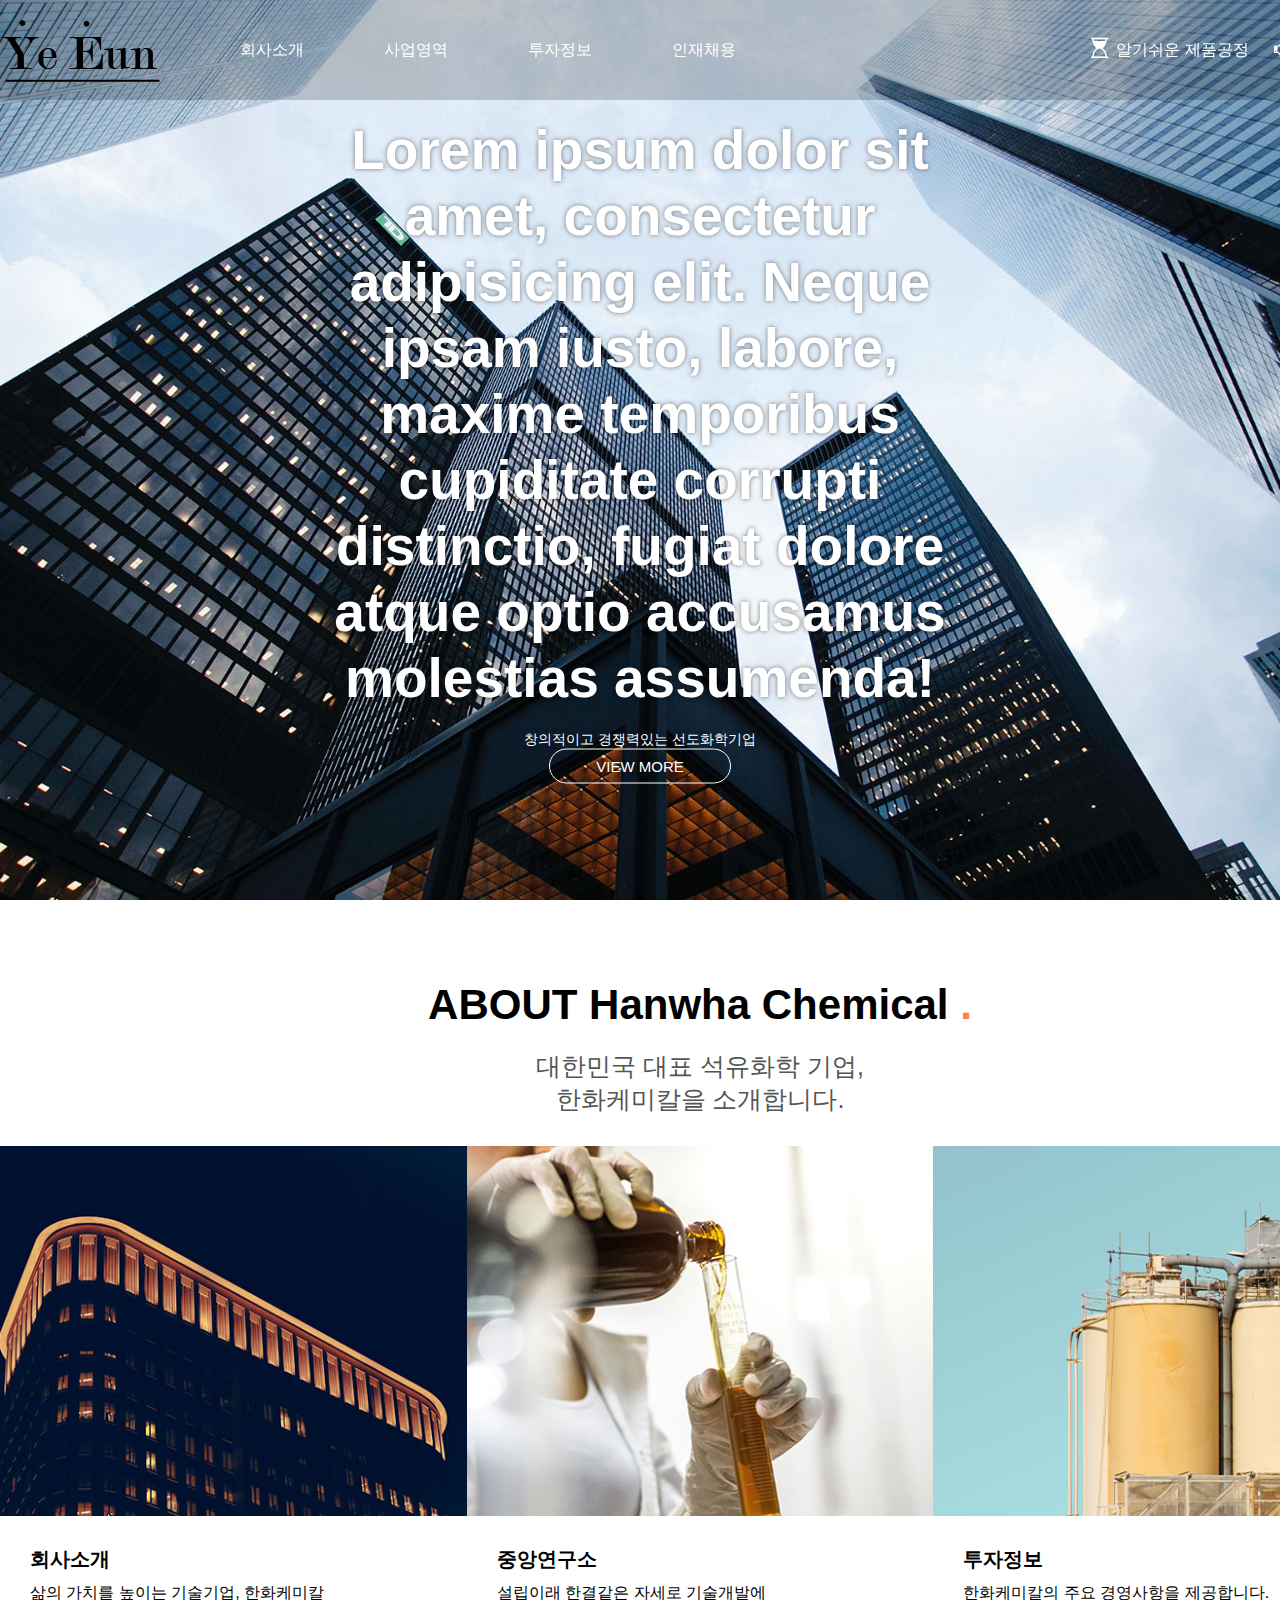
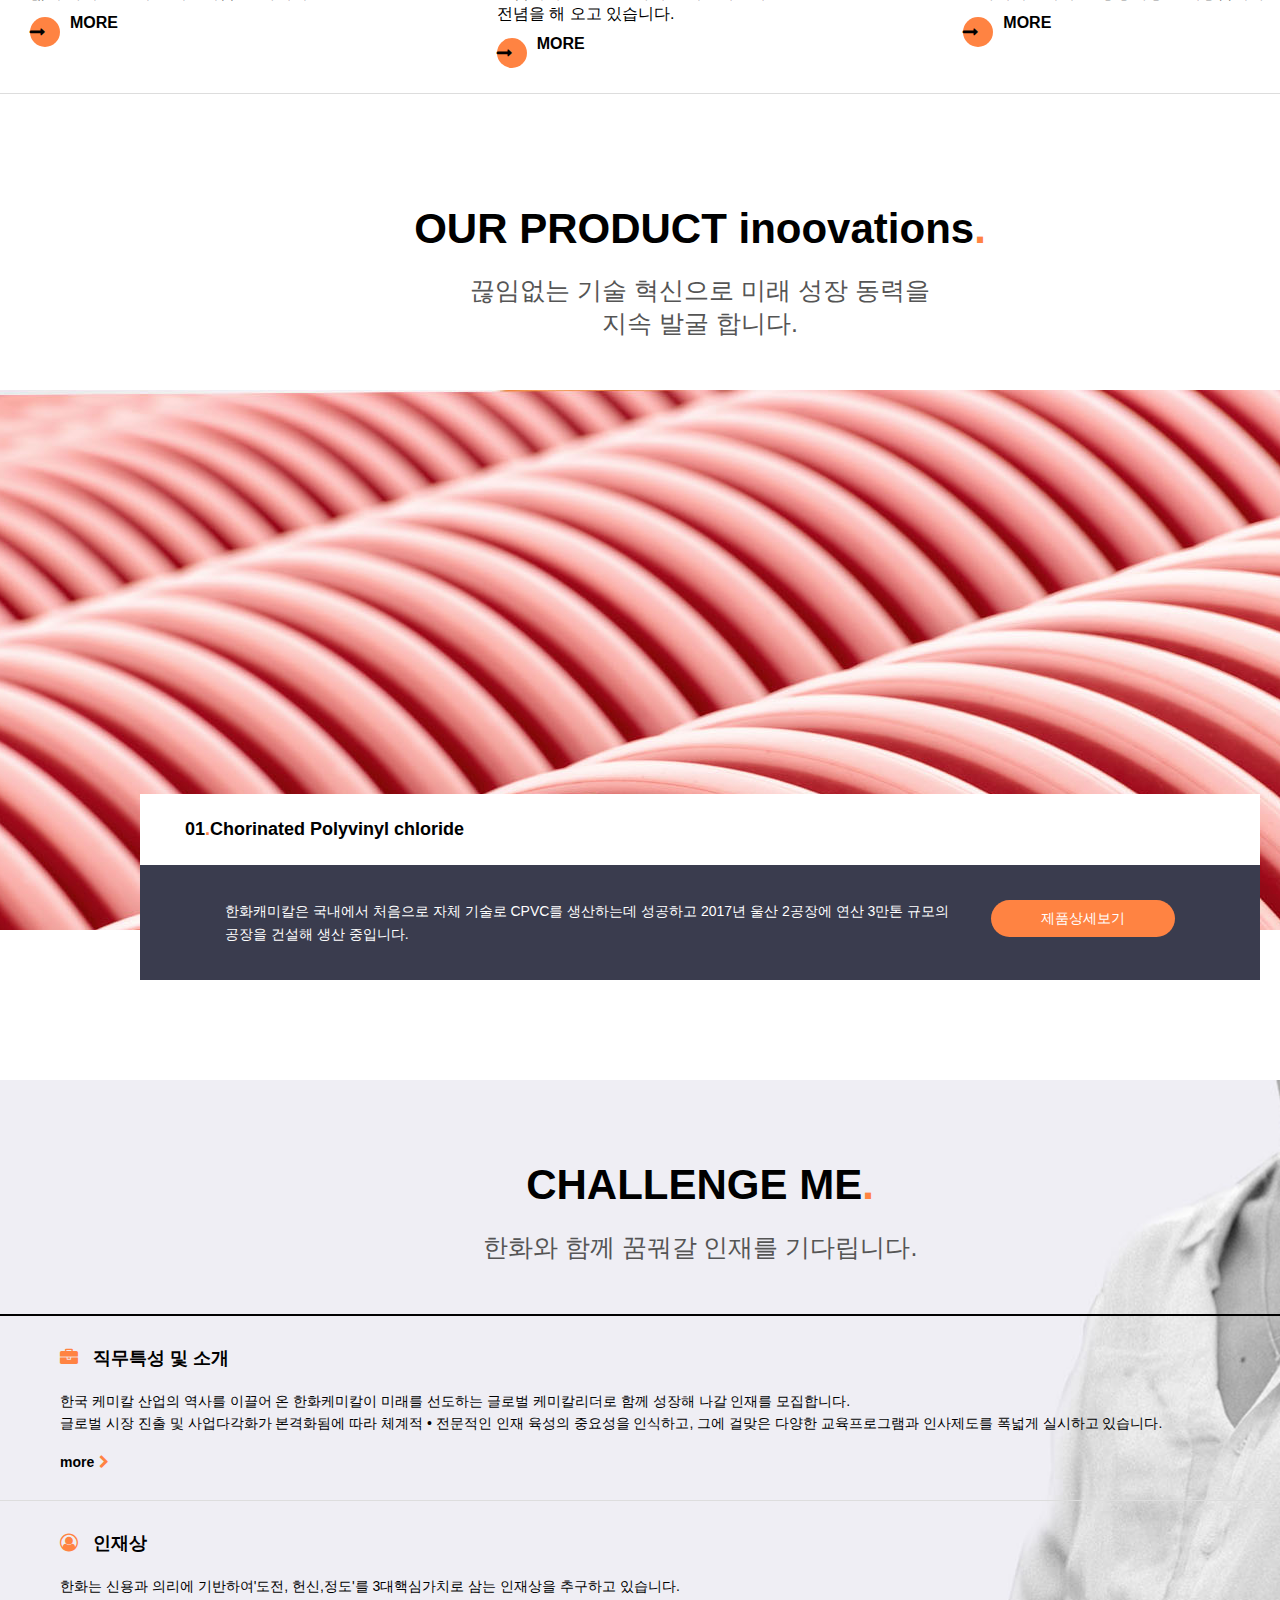
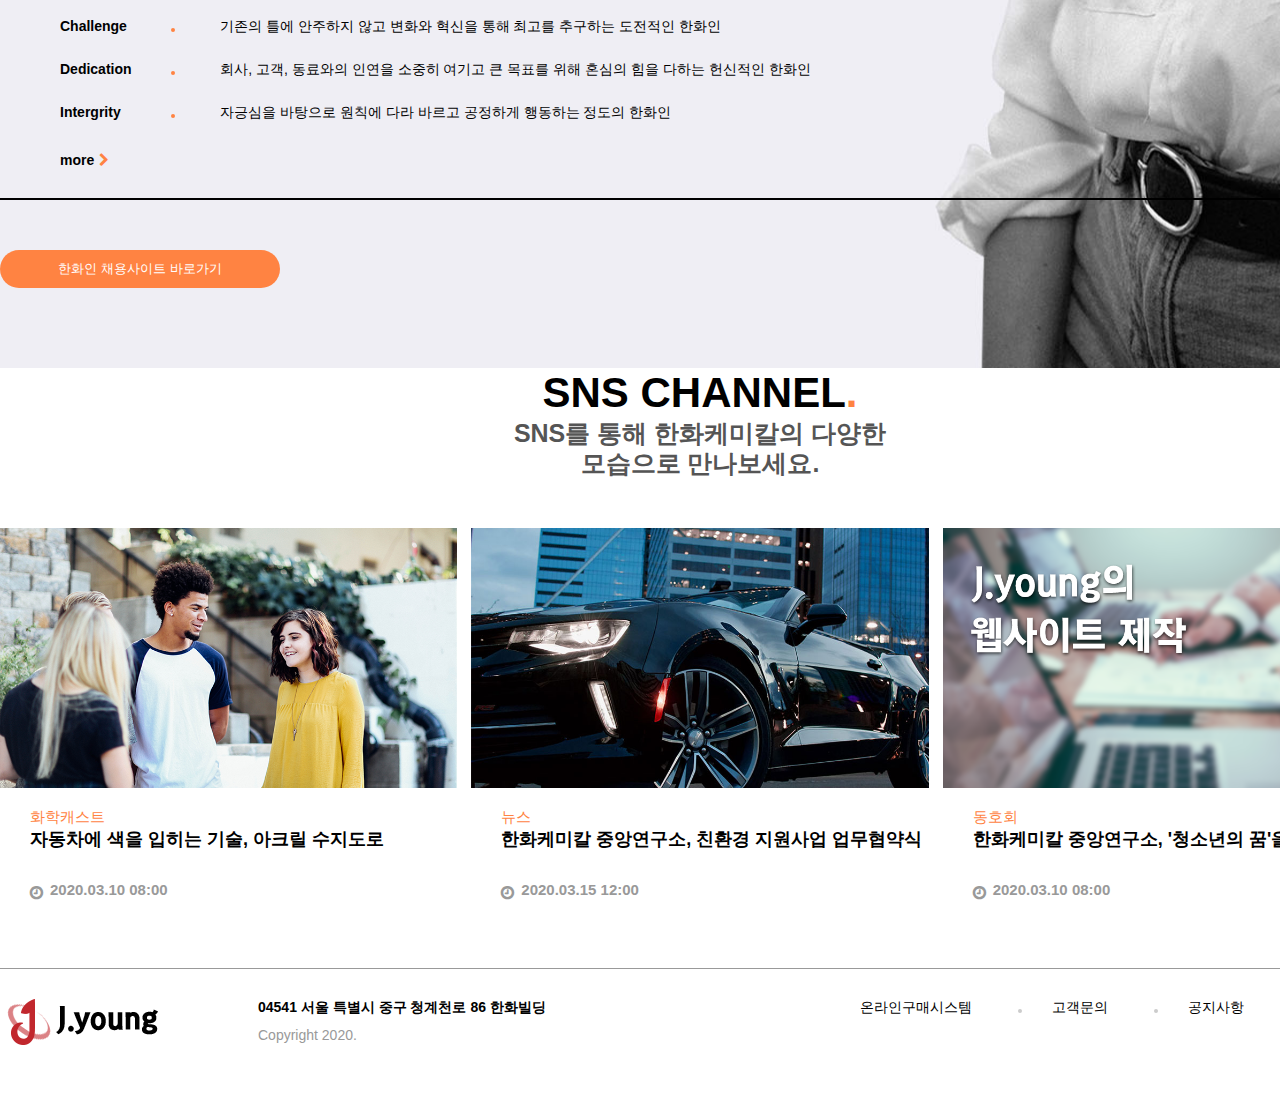
<file: hanwha/index.html>
<!DOCTYPE html>
<html lang="ko">

<head>
    <meta charset="UTF-8">
    <title>Hanwha</title>
    <link rel="stylesheet" href="css/style.css">
    <link rel="stylesheet" href="css/font-awesome.min.css">
</head>

<body>
    <div class="wrap">
        <header>
            <div class="innerHeader">
                <h class="logo"><a href="index.html"><img src="img/Logo copy.png" alt=""></a></h>
                <nav class="gnb">
                    <ul>
                        <li><a href="#">회사소개</a></li>
                        <li><a href="#">사업영역</a></li>
                        <li><a href="#">투자정보</a></li>
                        <li><a href="#">인재채용</a></li>
                    </ul>
                </nav>
                <nav class="tnb">
                    <ul>
                        <li><a href="#"><i class="fa fa-hourglass-start" aria-hidden="true"></i>알기쉬운 제품공정</a></li>
                        <li><a href="#"><i class="fa fa-handshake-o" aria-hidden="true"></i>내삶속의 한화케미컬</a></li>
                        <li><a href="#">제품검색<i class="fa fa-search" aria-hidden="true"></i></a></li>
                    </ul>
                </nav>
                <nav class="gnbMo">
                    <a href="#"><i class="fa fa-bars" aria-hidden="true"></i></a>
                </nav>
            </div>
        </header>

        <!--section.visual-->
        <section class="visual">
            <div class="mainTitle">
                <h2 class="en">Lorem ipsum dolor sit amet, consectetur adipisicing elit. Neque ipsam iusto, labore, maxime temporibus cupiditate corrupti distinctio, fugiat dolore atque optio accusamus molestias assumenda! </h2>
                <p>창의적이고 경쟁력있는 선도화학기업</p>
                <a href="#" class="view en">view more</a>
            </div>
        </section>

        <!--section.about-->
        <section class="about">
            <div class="inner">
                <div class="title">
                    <h2 class="en">ABOUT Hanwha Chemical <span>.</span></h2>
                    <p>대한민국 대표 석유화학 기업,<br class="mo">한화케미칼을 소개합니다.
                    </p>
                </div>
                <ul>
                    <li>
                        <a href="#">
                            <p class="img"><img src="img/about_1.jpg" alt="회사소개"></p>
                            <div class="text">
                                <h3>회사소개</h3>
                                <p>삶의 가치를 높이는 기술기업, 한화케미칼</p>
                                <p class="more">more</p>
                            </div>
                        </a>
                    </li>
                    <li>
                        <a href="#">
                            <p class="img"><img src="img/about_2.jpg" alt="회사소개"></p>
                            <div class="text">
                                <h3>중앙연구소</h3>
                                <p>설립이래 한결같은 자세로 기술개발에<br class="em">전념을 해 오고 있습니다.</p>
                                <p class="more">more</p>
                            </div>
                        </a>
                    </li>
                    <li>
                        <a href="#">
                            <p class="img"><img src="img/about_3.jpg" alt="회사소개"></p>
                            <div class="text">
                                <h3>투자정보</h3>
                                <p>한화케미칼의 주요 경영사항을 제공합니다.</p>
                                <p class="more">more</p>
                            </div>
                        </a>
                    </li>
                </ul>
            </div>
        </section>

        <!--section.innovations-->
        <section class="innovations">
            <div class="inner">
                <div class="title">
                    <h2 class="en">
                        OUR PRODUCT inoovations<span>.</span>
                    </h2>
                    <p>끊임없는 기술 혁신으로 미래 성장 동력을<br class="mo">지속 발굴 합니다.</p>                   
                </div>
                <div class="imgBox">
                    <div class="innerBox">
                        <h3 class="en">01<span>.</span>Chorinated Polyvinyl chloride</h3>
                    <div class="bottom">
                        <p>한화캐미칼은 국내에서 처음으로 자체 기술로 CPVC를 생산하는데 성공하고 2017년 울산 2공장에 연산 3만톤 규모의<br class="clear">공장을 건설해 생산 중입니다.</p>
                        <a href="#">제품상세보기</a>
                    </div>
                    </div>                   
                </div>
            </div>
        </section>
        
        <!--section.me-->
        <section class="me">
            <div class="inner">
                <div class="title">
                    <h2 class="en">CHALLENGE ME<span>.</span></h2>
                    <p>한화와 함께 꿈꿔갈 인재를 기다립니다.</p>
                </div>           
            <ul class="list">
                <li>
                <h3><span><i class="fa fa-briefcase" aria-hidden="true"></i></span>직무특성 및 소개</h3>
                <p>한국 케미칼 산업의 역사를 이끌어 온 한화케미칼이 미래를 선도하는 글로벌 케미칼리더로 함께 성장해 나갈 인재를 모집합니다. <br>
                글로벌 시장 진출 및 사업다각화가 본격화됨에 따라 체계적 &#8226; 전문적인 인재 육성의 중요성을 인식하고, 그에 걸맞은 다양한 교육프로그램과 인사제도를 폭넓게 실시하고 있습니다.</p>
                <a href="#" class="more">more<span><i class="fa fa-chevron-right" aria-hidden="true"></i></span></a>
                </li>
                <li>
                    <h3><span><i class="fa fa-user-circle-o" aria-hidden="true"></i></span>인재상</h3>
                    <p>한화는 신용과 의리에 기반하여'도전, 헌신,정도'를 3대핵심가치로 삼는 인재상을 추구하고 있습니다.</p>
                    <ul class="in">
                     <li><em>Challenge</em><p>기존의 틀에 안주하지 않고 변화와 혁신을 통해 최고를 추구하는 도전적인 한화인</p></li>
                      <li><em>Dedication</em><p>회사, 고객, 동료와의 인연을 소중히 여기고 큰 목표를 위해 혼심의 힘을 다하는 헌신적인 한화인</p></li>
                      <li><em>Intergrity</em><p>자긍심을 바탕으로 원칙에 다라 바르고 공정하게 행동하는 정도의 한화인</p></li>
                    </ul>
                     <a href="#" class="more">more<span><i class="fa fa-chevron-right" aria-hidden="true"></i></span></a>                   
                </li>
            </ul>
            <button>한화인 채용사이트 바로가기</button>
            </div> 
        </section> 
        
        <!--section.sns-->
        <section class="sns">
            <div class="inner">
                <div class="title">
                    <h2 class="en">
                        SNS CHANNEL<span>.</span>
                        <p>SNS를 통해 한화케미칼의 다양한<br class="mo">모습으로 만나보세요.</p>
                    </h2>
                </div>
                <ul>
                    <li><a href="#">
                        <p class="img"><img src="img/blog_1.png" alt=""></p>
                        <div class="bottom">
                            <p class="color">화학캐스트</p>
                            <p>자동차에 색을 입히는 기술, 아크릴 수지도로</p>
                            <p class="time">2020.03.10 <span>08:00</span></p>
                        </div>
                    </a>
                    </li>
                    <li><a href="#">
                        <p class="img"><img src="img/blog_2.jpg" alt=""></p>
                        <div class="bottom">
                            <p class="color">뉴스</p>
                            <p>한화케미칼 중앙연구소, 친환경 지원사업 업무협약식</p>
                            <p class="time">2020.03.15 <span>12:00</span></p>
                        </div>
                    </a>
                    </li>
                       <li><a href="#">
                        <p class="img"><img src="img/blog_3.png" alt=""></p>
                        <div class="bottom">
                            <p class="color">동호회</p>
                            <p>한화케미칼 중앙연구소, '청소년의 꿈'을 응원합니다.</p>
                            <p class="time">2020.03.10 <span>08:00</span></p>
                        </div>
                    </a>
                    </li>
                </ul>
            </div>
        </section> 
        
        <!--footer-->
        <footer>
            <div class="inner">
                <h2 class="ftLogo"><img src="img/logo2.png" alt=""></h2>
                <ul class="address">
                    <li>04541 서울 특별시 중구 청계천로 86 한화빌딩</li>
                    <li>Copyright 2020.</li>
                </ul>
                <ul class="list">
                    <li><a href="#">온라인구매시스템</a></li>
                    <li><a href="#">고객문의</a></li>
                    <li><a href="#">공지사항</a></li>
                    <li><a href="#">개인정보처리방침</a></li>
                    <li><a href="#">FAMILY SITE</a></li>
                </ul>
            </div>
        </footer>    
    </div>
</body></html>
</file>
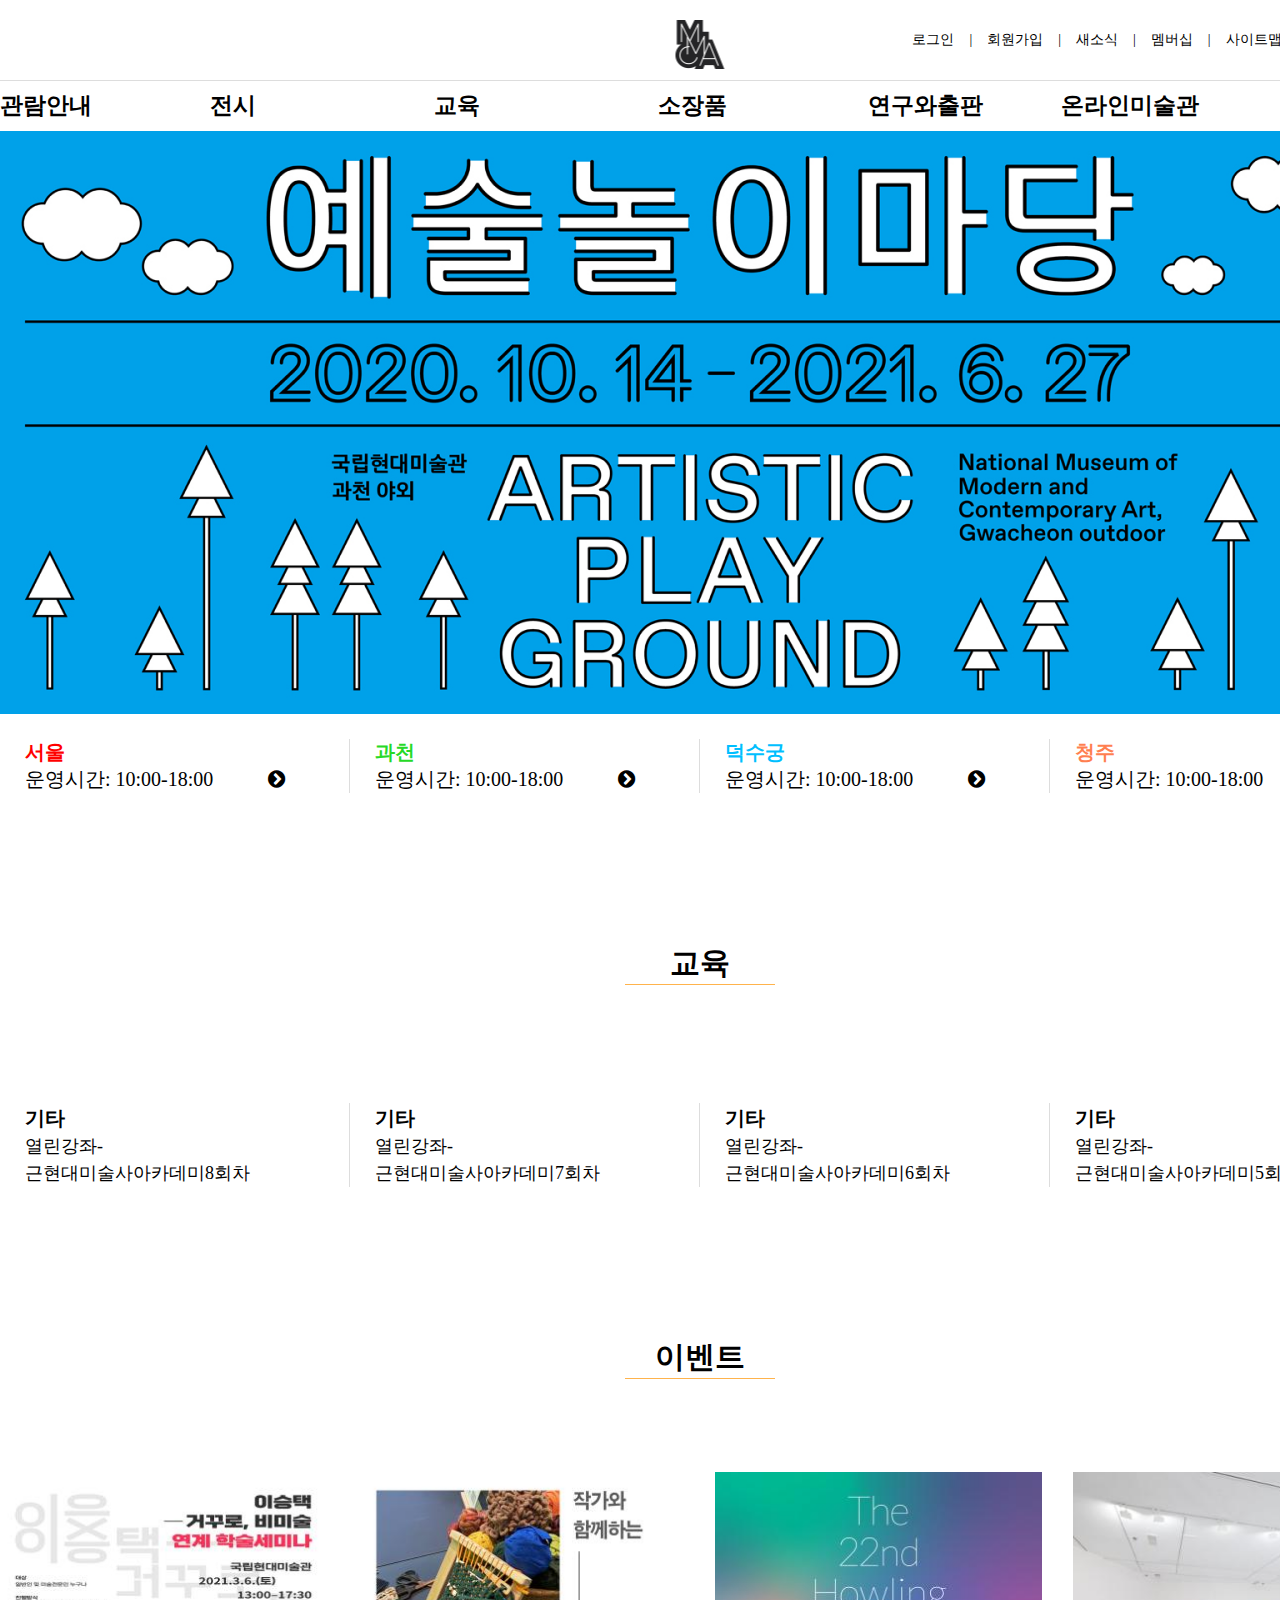
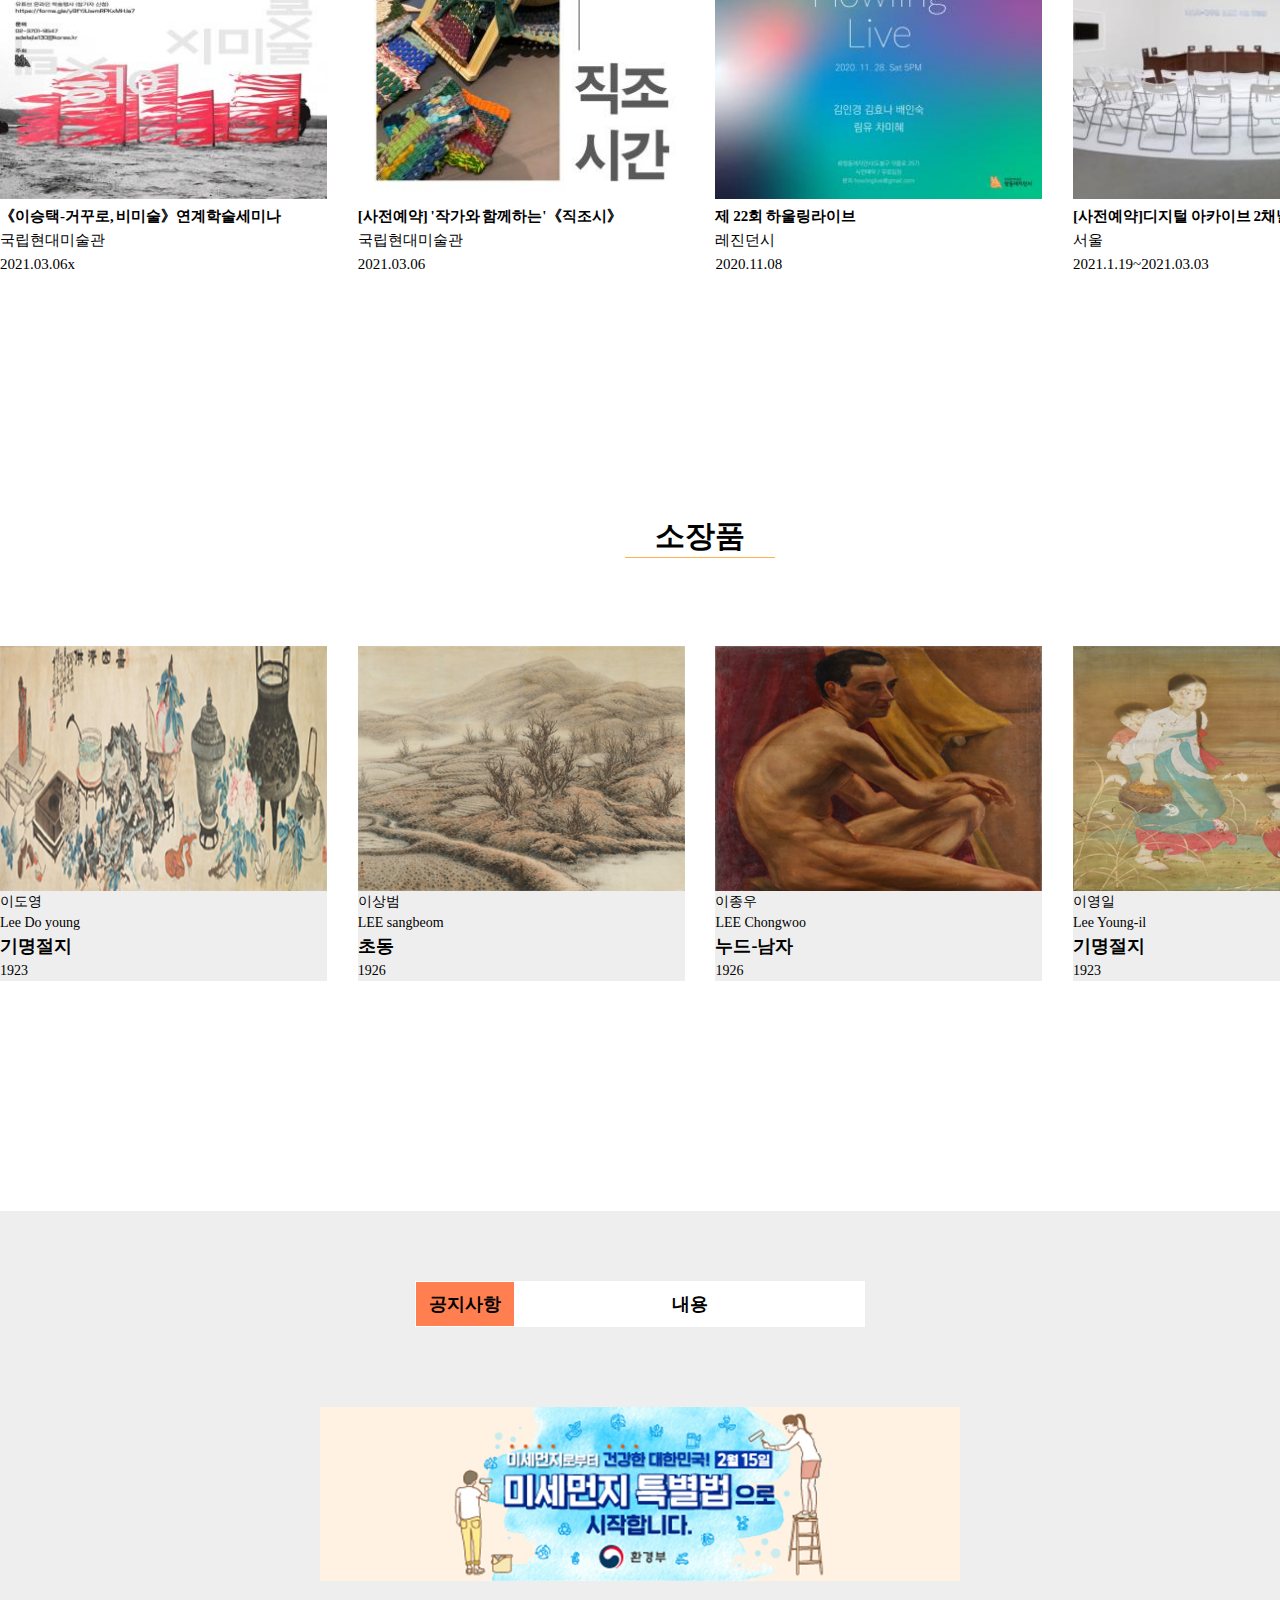
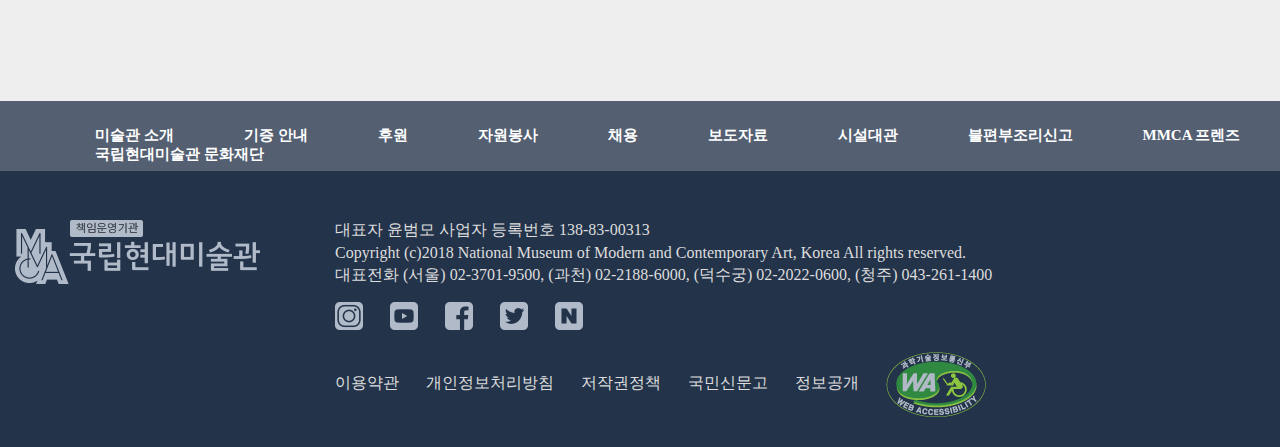
<file: hyundai/index.html>
<!DOCTYPE html>
<html lang="ko">

<head>
    <meta charset="UTF-8">
    <title>국립현대미술관</title>
    <link rel="stylesheet" href="css/style.css">
    <link rel="stylesheet" href="css/font-awesome.min.css">
    <link rel="stylesheet" href="css/animate.min.css">
</head>

<body>
    <div class="wrap">
        <header>
            <div class="innerHeader">
                <h1 class="logo"><a href="index.html"><img src="img/main_2.png" alt=""></a></h1>
                <div class="top">
                    <ul class="tnb">
                        <li><a href="#">로그인</a></li>
                        <li><a href="#">회원가입</a></li>
                        <li><a href="#">새소식</a></li>
                        <li><a href="#">멤버십</a></li>
                        <li><a href="#">사이트맵</a></li>
                        <li><a href="#">LANGUAGES</a></li>
                    </ul>  
                </div>
                <div class="bottom">
                    <ul class="gnb">
                        <li><a href="#">관람안내</a></li>
                        <li><a href="index2.html">전시</a></li>
                        <li><a href="#">교육</a></li>
                        <li><a href="#">소장품</a></li>
                        <li><a href="#">연구와출판</a></li>
                        <li><a href="#">온라인미술관</a></li>
                        <li> <a href=""><i class="fa fa-search" aria-hidden="true"></i></a></li>


                    </ul>
                </div>
            </div>
        </header>

        <!--section.visual-->
        <section class="visual">
            <div class="inner">
                <p class="img"><img src="img/banner_2.jpg" alt=""></p>
                <ul class="bottom">
                    <li>
                        <p class="area">서울</p>
                        <p class="date">운영시간: 10:00-18:00
                            <a href=""><i class="fa fa-chevron-circle-right" aria-hidden="true"></i></a>
                        </p>
                    </li>
                    <li>
                        <p class="area">과천</p>
                        <p class="date">운영시간: 10:00-18:00
                            <a href=""><i class="fa fa-chevron-circle-right" aria-hidden="true"></i></a>
                        </p>

                    </li>
                    <li>
                        <p class="area">덕수궁</p>
                        <p class="date">운영시간: 10:00-18:00
                            <a href=""><i class="fa fa-chevron-circle-right" aria-hidden="true"></i></a>
                        </p>

                    </li>
                    <li>
                        <p class="area">청주</p>
                        <p class="date">운영시간: 10:00-18:00
                            <a href=""><i class="fa fa-chevron-circle-right" aria-hidden="true"></i></a>
                        </p>

                    </li>
                </ul>
            </div>
        </section>

        <!--section.edu-->
        <section class="edu">
            <div class="inner">
                <h1>교육</h1>
                <p class="icon"><a href="#">더보기 <span><i class="fa fa-arrow-right" aria-hidden="true"></i></span></a></p>
                <ul class="list">
                    <li>
                        <p><a href="#"><b>기타</b><br>열린강좌-<br>근현대미술사아카데미8회차</a></p>
                    </li>
                    <li>
                        <p><a href="#"><b>기타</b><br>열린강좌-<br>근현대미술사아카데미7회차</a></p>
                    </li>
                    <li>
                        <p><a href="#"><b>기타</b><br>열린강좌-<br>근현대미술사아카데미6회차</a></p>
                    </li>
                    <li>
                        <p><a href="#"><b>기타</b><br>열린강좌-<br>근현대미술사아카데미5회차</a></p>
                    </li>
                </ul>
            </div>
        </section>

        <!--section.event-->
        <section class="event">
            <div class="inner">
                <h1>이벤트</h1>
                <p class="icon"><a href="#">더보기 <span><i class="fa fa-arrow-right" aria-hidden="true"></i></span></a></p>
                <ul class="list">
                    <li>
                        <a href="#"><p class="img"><img src="img/event_1.jpg" alt=""></p>
                        <p><span>《이승택-거꾸로, 비미술》연계학술세미나</span><br>국립현대미술관<br>2021.03.06x</p></a>

                    </li>
                    <li>
                        <a href="#"><p class="img"><img src="img/event_2.png" alt=""></p>
                        <p><span>[사전예약] '작가와 함께하는'《직조시》</span><br>국립현대미술관<br>2021.03.06</p></a>

                    </li>
                    <li>
                        <a href="#"><p class="img"><img src="img/event_4.png" alt=""></p>
                        <p><span>제 22회 하울링라이브
                                </span><br>레진던시<br>2020.11.08 </p></a>
                    </li>
                    <li>
                        <a href="#"><p class="img"><img src="img/event_4.jpg" alt=""></p>
                        <p><span>[사전예약]디지털 아카이브 2채널 비디오 상영</span><br>서울<br>2021.1.19~2021.03.03 </p></a>
                    </li>
                </ul>
            </div>
        </section>

        <!--section.keep-->
        <section class="keep">
            <div class="inner">
                <h1>소장품</h1>
                <p class="icon"><a href="#">더보기 <span><i class="fa fa-arrow-right" aria-hidden="true"></i></span></a></p>
                <ul class="list">
                    <li>
                        <a href="#"><p class="img"><img src="img/keep_1.png" alt=""></p>
                        <p>이도영<br>
                            Lee Do young<br>
                            <span>기명절지</span><br>
                            1923
                        </p></a>
                    </li>
                    <li>
                        <a href="#"><p class="img"><img src="img/keep_2.png" alt=""></p>
                        <p>이상범<br>
                            LEE sangbeom<br>
                            <span>초동</span><br>
                            1926
                        </p></a>
                    </li>
                    <li>
                        <a href="#"><p class="img"><img src="img/keep_3.png" alt=""></p>
                        <p>이종우<br>
                            LEE Chongwoo<br>
                            <span>누드-남자</span><br>
                            1926
                        </p></a>
                    </li>
                    <li>
                        <a href="#"><p class="img"><img src="img/keep_4.png" alt=""></p>
                        <p>이영일<br>
                            Lee Young-il<br>
                            <span>기명절지</span><br>1923
                        </p></a>
                    </li>
                </ul>
            </div>
        </section>

        <!--banner-->
        <section class="banner">
            <div class="top">
                <table cellspacing='0'>
                    <td class="title">공지사항</td>
                    <td>내용</td>
                </table>
                <a href="#"><img src="img/bottom_1.jpg" alt=""></a>
            </div>
            <div class="inner">
                <ul class="bottom">
                    <li><a href="#">미술관 소개</a></li>
                    <li><a href="#">기증 안내</a></li>
                    <li><a href="#">후원</a></li>
                    <li><a href="#">자원봉사</a></li>
                    <li><a href="#">채용</a></li>
                    <li><a href="#">보도자료</a></li>
                    <li><a href="#">시설대관</a></li>
                    <li><a href="#">불편부조리신고</a></li>
                    <li><a href="#">MMCA 프렌즈</a></li>
                    <li><a href="#">국립현대미술관 문화재단</a></li>
                </ul>
            </div>
        </section>
        <!--footer-->
        <footer>
            <div class="inner">
                <div class="leftBox">
                    <img src="img/footer-logo.png" alt="">
                </div>
                <div class="rightBox">
                    대표자 윤범모 사업자 등록번호 138-83-00313 <br>
                    Copyright (c)2018 National Museum of Modern and Contemporary Art, Korea All rights reserved.<br>
                    대표전화 (서울) 02-3701-9500, (과천) 02-2188-6000, (덕수궁) 02-2022-0600, (청주) 043-261-1400<br>
                    <p class="img">
                        <a href="#"><img src="img/ft-insta.png" alt=""></a>
                        <a href="#"><img src="img/ft-youtube.png" alt=""></a>
                        <a href="#"><img src="img/ft-facebook.png" alt=""></a>
                        <a href="#"><img src="img/ft-twitter.png" alt=""></a>
                        <a href="#"><img src="img/ft-naver.png" alt=""></a>
                    </p>
                    <br>
                    <a href="#">이용약관</a>
                    <a href="#">개인정보처리방침</a>
                    <a href="#">저작권정책</a>
                    <a href="#">국민신문고</a>
                    <a href="#">정보공개</a>
                    <img src="img/mark.png" alt="">
                </div>
            </div>
        </footer>
    </div>
</body></html>
</file>
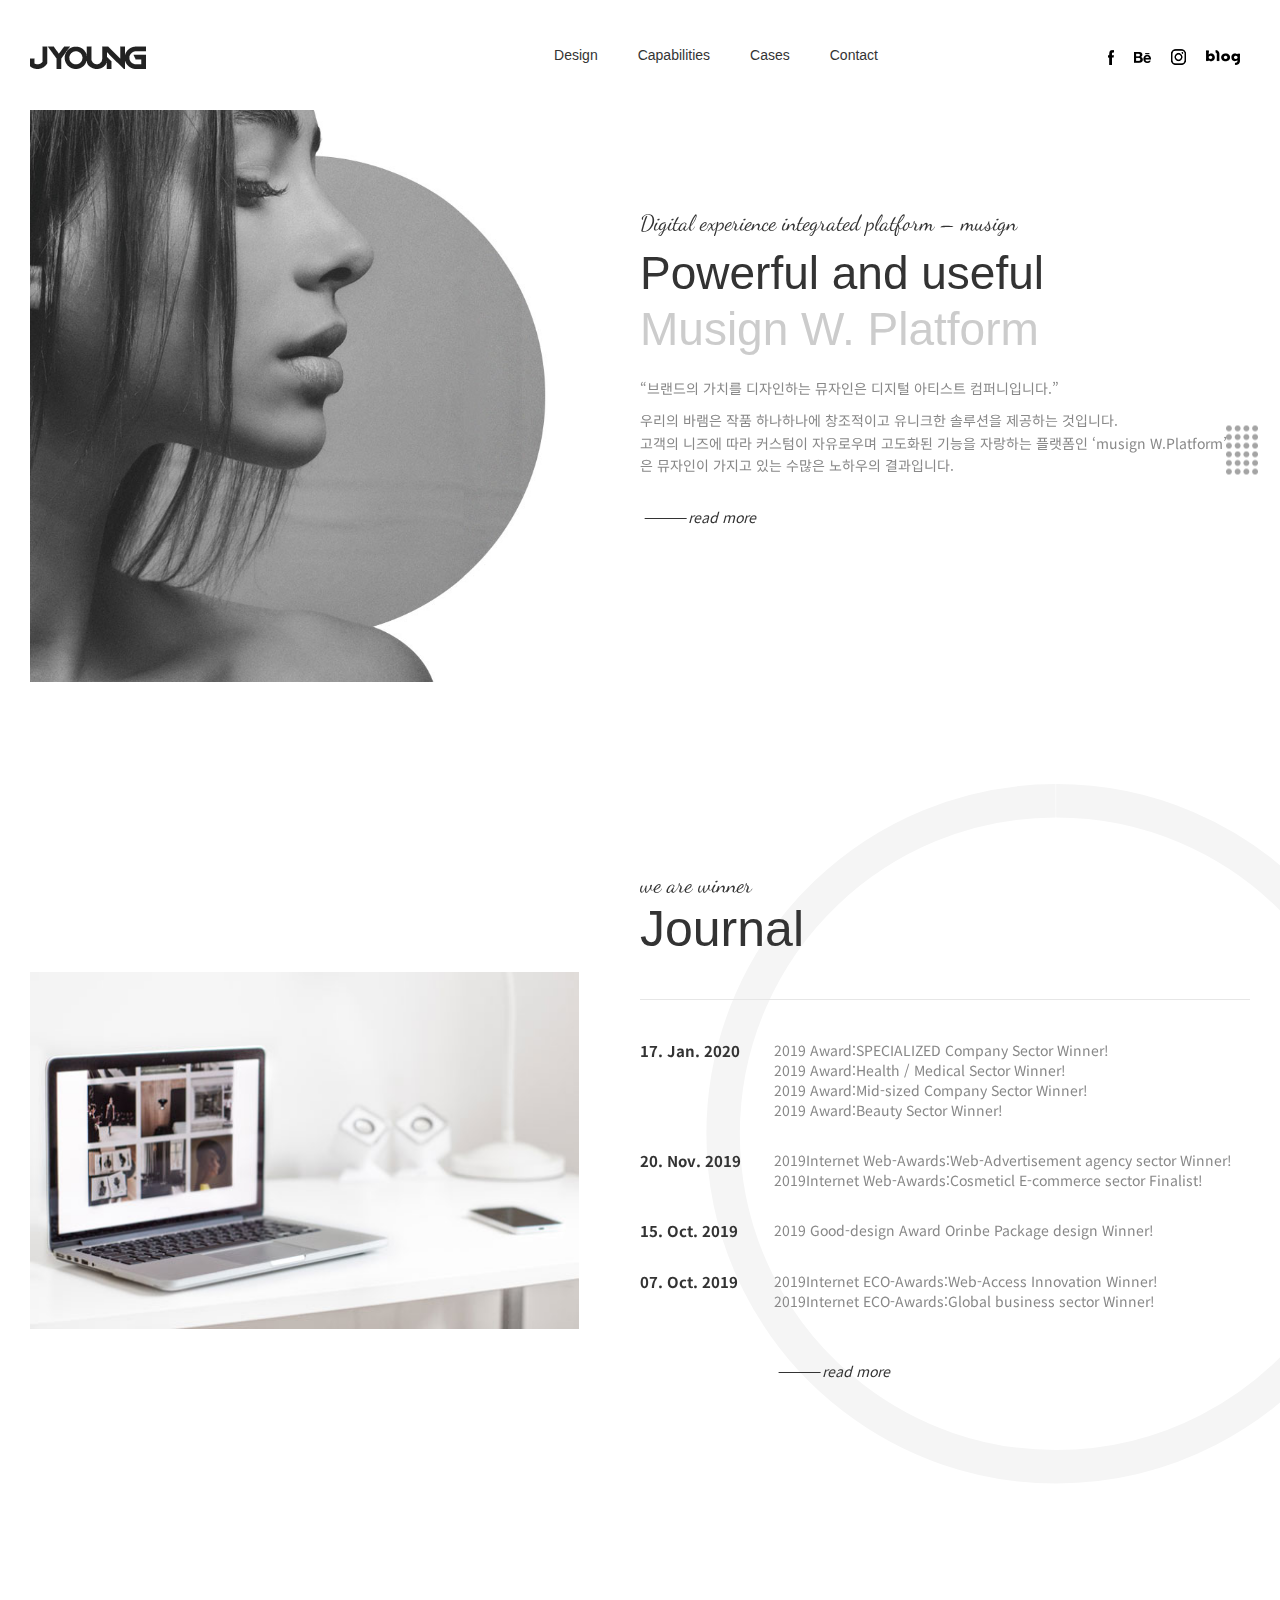
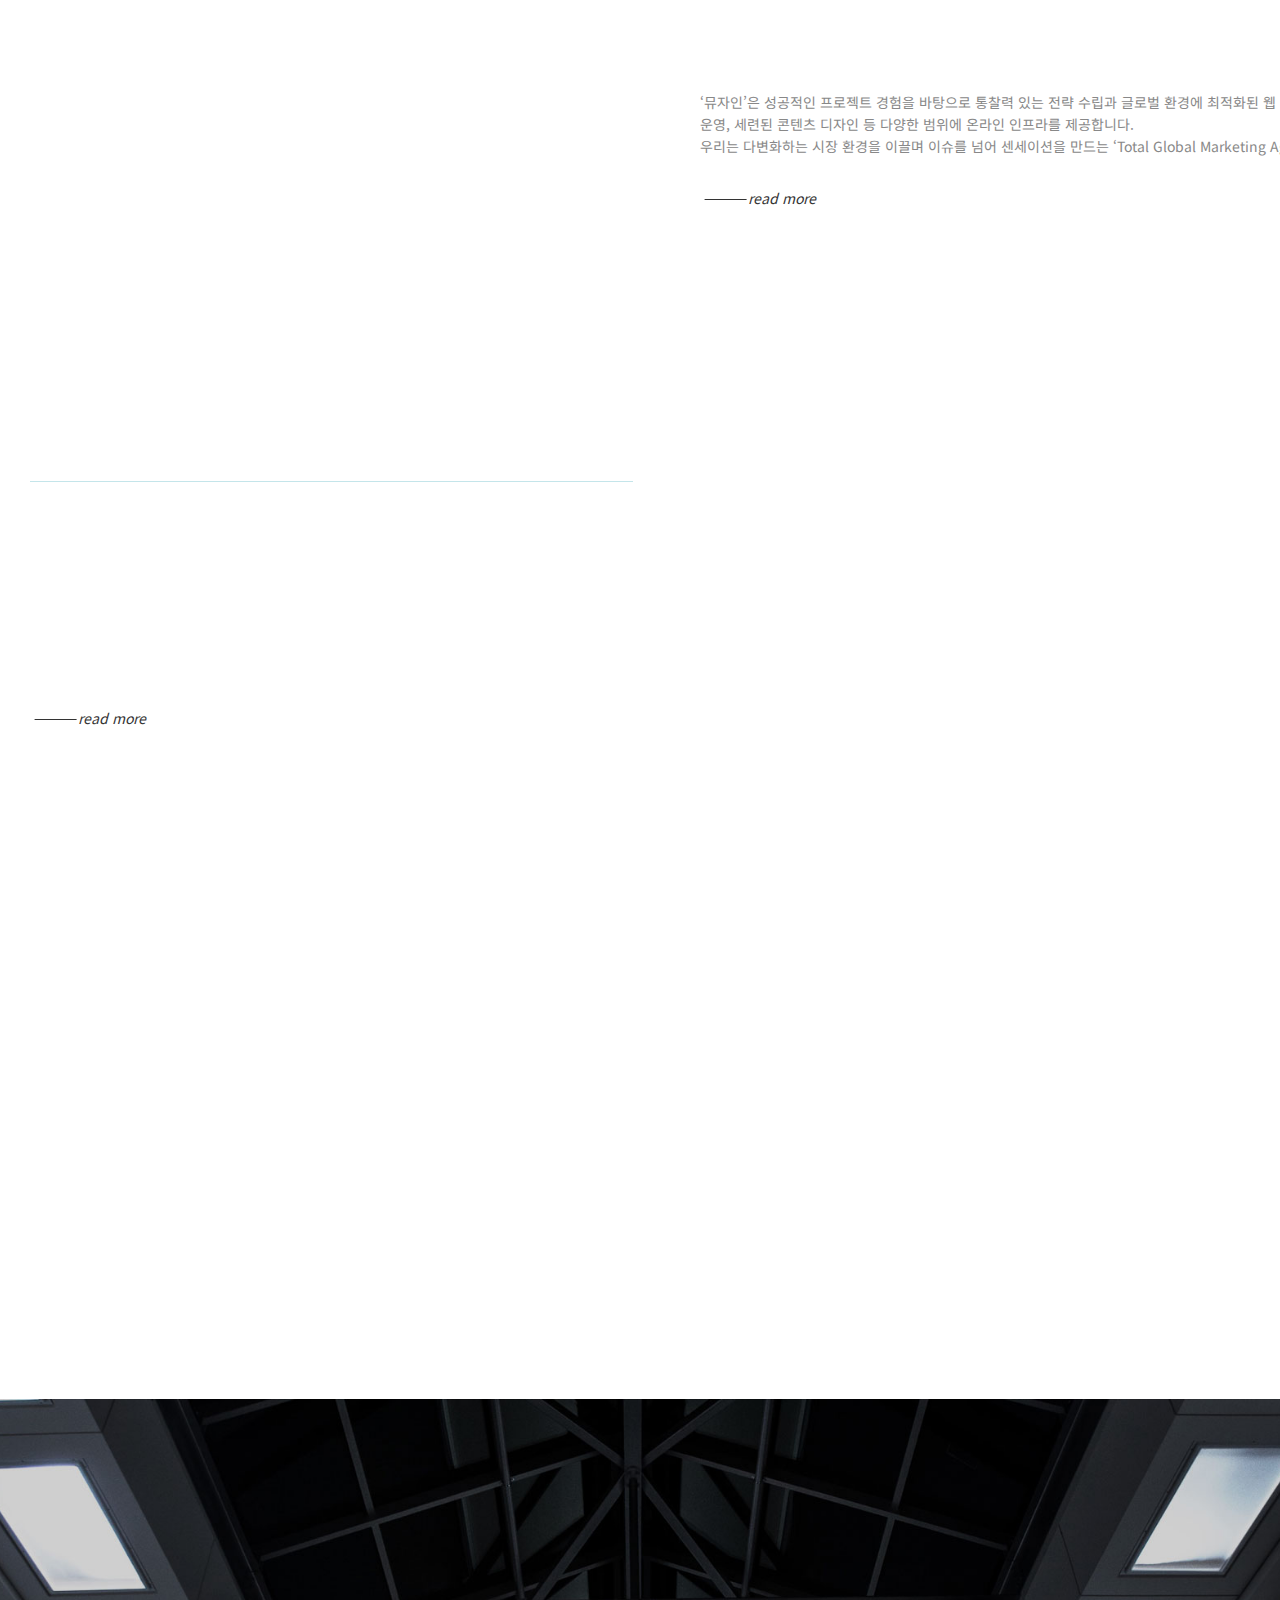
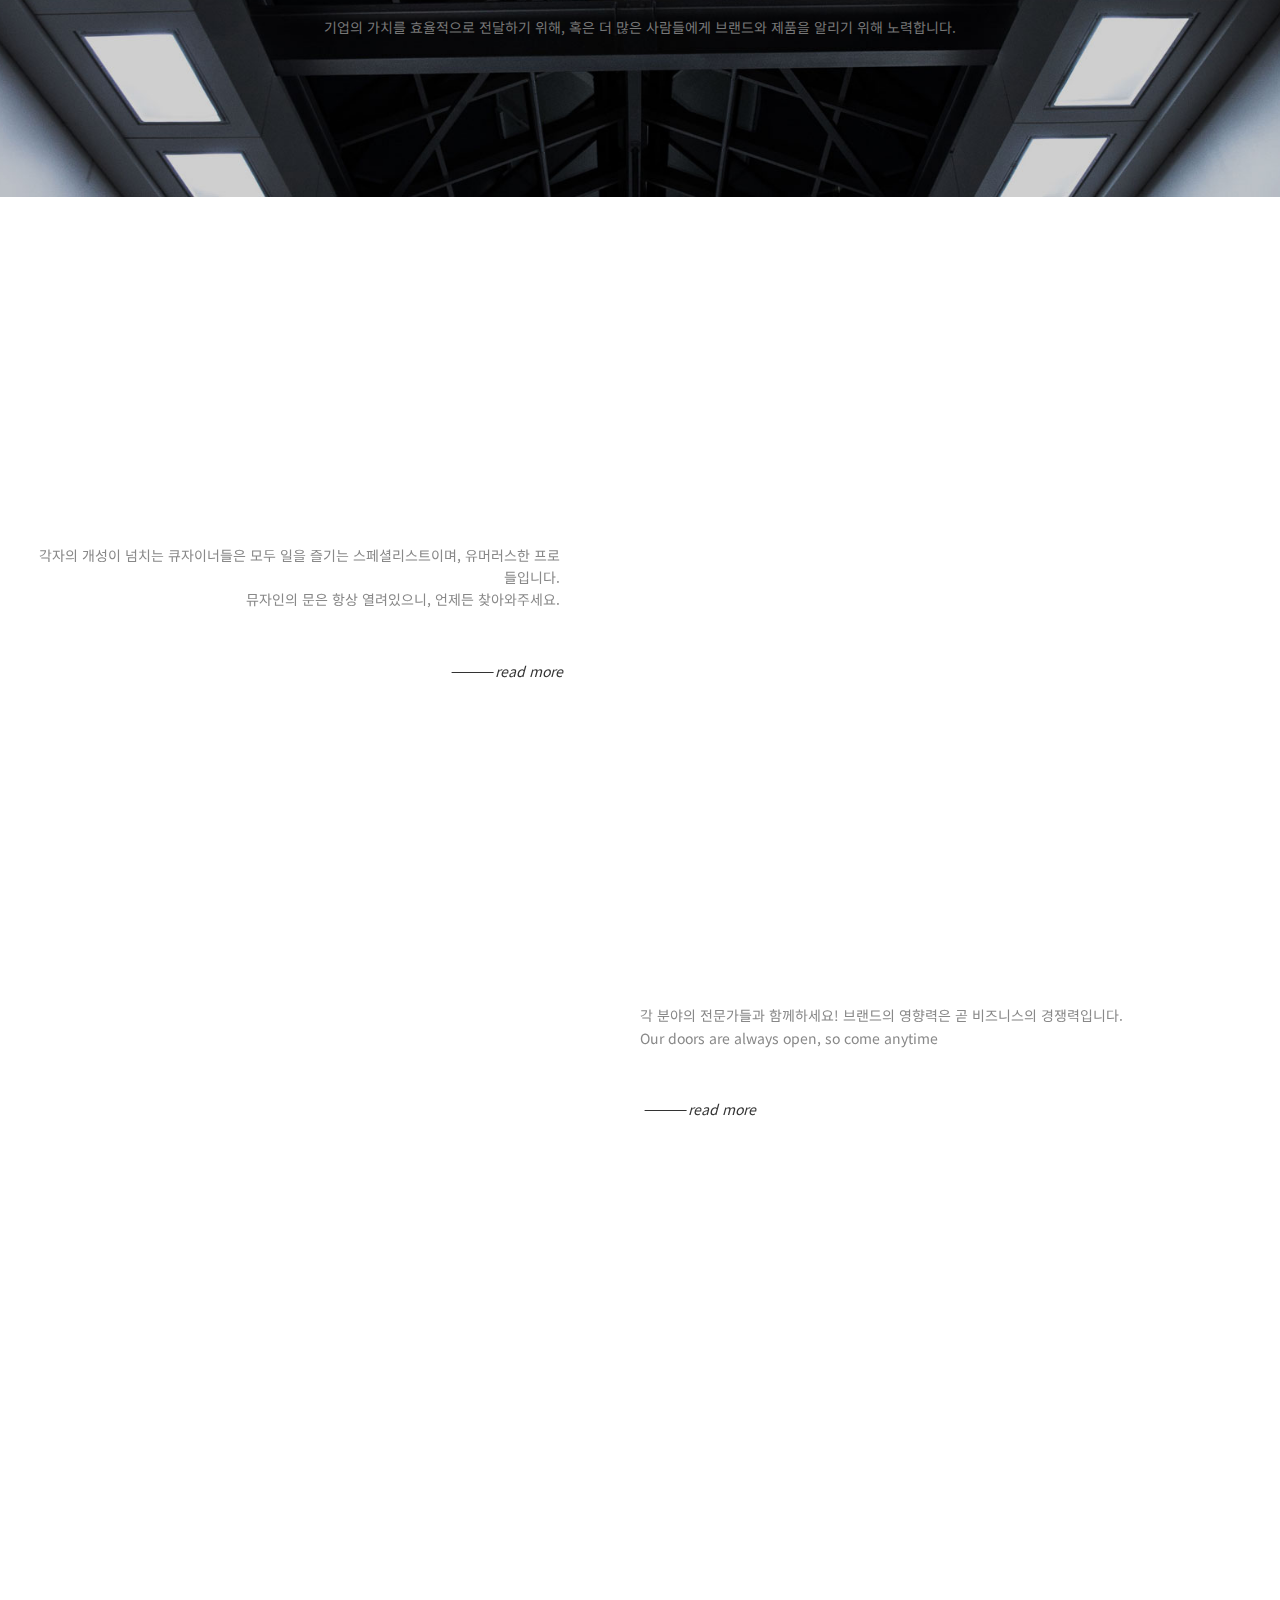
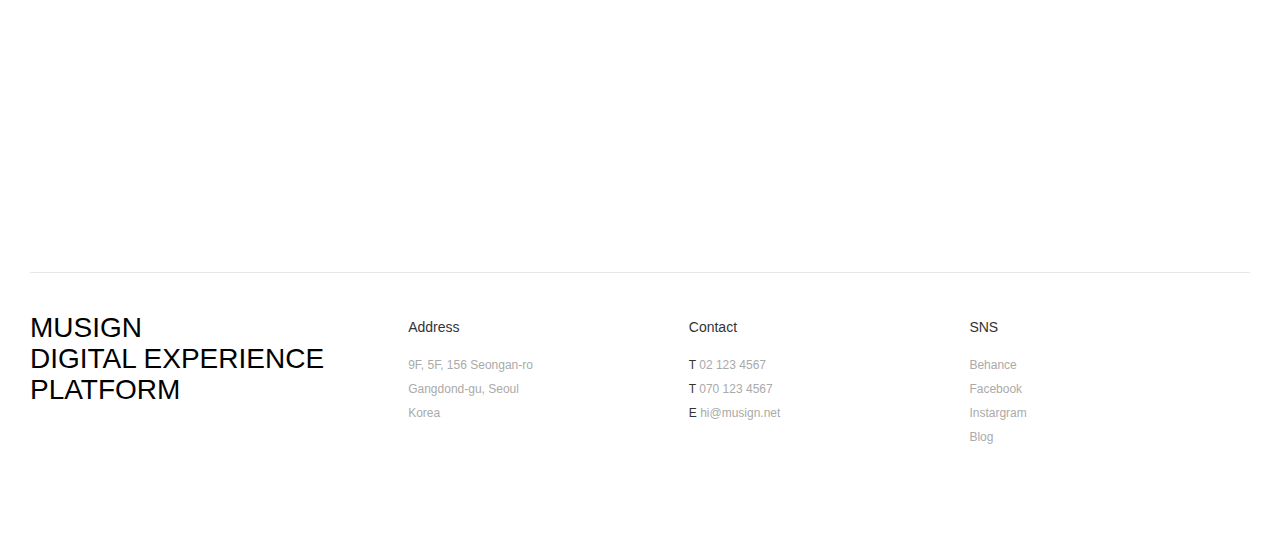
<file: musign/index.html>
<!DOCTYPE html>
<html lang="ko">

<head>
    <meta charset="UTF-8">
    <title>Musign</title>
    <meta name="viewport" content="width=device-width,initial-scale=1.0,minimum-scale=0,maximum-scale=1.0">
    <link rel="stylesheet" href="css/main.css">
    <link rel="stylesheet" href="css/font.css">
    <!--script-->
    <script src="js/jquery-3.3.1.min.js"></script>
    <script src="js/main.js"></script>
    <script src="js/scrolla.jquery.min.js"></script>
</head>

<body>
    <div class="wrap">
       <!--menuOpen-->
       <div class="menuOpen">
           <button class="open"><img src="img/open-icon.png" alt="메뉴열기"></button>
           <div class="menuWrap">
               <a href="#" class="close"><img src="img/close.png" alt="메뉴닫기"></a>
               <a href="#" class="close en">close</a>
               <ul class="tit en animate" data-animate="motion">
                   <li><a href="#"><span><b>Design</b></span></a></li>
                   <li><a href="#"><span><b>Capbilities</b></span></a></li>
                   <li><a href="#"><span><b>Cases</b></span></a></li>
                   <li><a href="#"><span><b>Contact</b></span></a></li>
               </ul>
           </div>
       </div>
        <!--header-->
        <header>
            <div class="innerHeader">
                <h1 class="logo"><a href="index.html"><img src="img/logo.png" alt="로고"></a></h1>
                <nav class="mainMenu">
                    <span class="bar"></span>
                    <!--호버시 이동하는 밑줄-->
                    <ul class="gnb en">
                        <li><a href="#">Design</a></li>
                        <li><a href="#">Capabilities</a></li>
                        <li><a href="#">Cases</a></li>
                        <li><a href="#">Contact</a></li>
                    </ul>
                    <ul class="sns">
                        <li><a href="#"><img src="img/sns-icon01.png" alt="페이스북"></a></li>
                        <li><a href="#"><img src="img/sns-icon02.png" alt="비핸스"></a></li>
                        <li><a href="#"><img src="img/sns-icon03.png" alt="인스타"></a></li>
                        <li><a href="#"><img src="img/sns-icon04.png" alt="블러그"></a></li>
                    </ul>
                </nav>
            </div>
        </header>
        <!-- contents -->
        <section class="visual">
            <!-- 스크롤시 .motion클래스 붙여줌 -->
            <div class="mainImg"><p class="img animate" data-animate="motion"><img src="img/mainVisual.jpg" alt=""></p></div>
            <div class="mainTxt">
                <h2 class="tit en animate" data-animate="motion">
                    <!-- 타이틀 공통 클래스 -->
                    <!-- span,b : 줄바꿈과 텍스트애니를 위해 감싸줌 -->
                    <span class="en_s"><b>Digital experience integrated platform – musign</b></span>
                    <span><b>Powerful and useful</b></span>
                    <span class="gray"><b>Musign W. Platform</b></span>
                </h2>
                <div class="txt animate" data-animate="motion">
                    <!-- 텍스트 공통 클래스 -->
                    <p><b>“브랜드의 가치를 디자인하는 뮤자인은 디지털 아티스트 컴퍼니입니다.”</b></p>
                    <p><b>우리의 바램은 작품 하나하나에 창조적이고 유니크한 솔루션을 제공하는 것입니다.<br>
                            고객의 니즈에 따라 커스텀이 자유로우며 고도화된 기능을 자랑하는 플랫폼인 ‘musign W.Platform’<br>
                            은 뮤자인이 가지고 있는 수많은 노하우의 결과입니다.</b></p>
                    <p><b><a class="moreBtn" href="#">read more</a></b></p>
                    <!-- 더보기버튼 공통 클래스 -->
                </div>
            </div>
        </section>
        <section class="Journal">
            <p class="scroll">scroll</p>
            <div class="circleBox animate" data-animate= "motion">
                <svg class="svgAni" version="1.1" xmlns="http://www.w3.org/2000/svg" xmlns:xlink="http://www.w3.org/1999/xlink" x="0px" y="0px" width="700px" height="700px" viewBox="0 0 523.421 523.104" enable-background="new 0 0 523.421 523.104" xml:space="preserve">
                    <path d="M510.844,261.637
		c0,69.277-28.291,131.946-73.95,177.084c-44.978,44.464-106.809,71.916-175.05,71.916c-55.662,0-107.058-18.264-148.522-49.125
		C52.343,416.126,12.843,343.494,12.843,261.637c0-56.924,19.102-109.387,51.245-151.329
		c45.509-59.381,117.161-97.671,197.755-97.671c70.752,0,134.612,29.51,179.944,76.893
		C484.565,134.242,510.844,194.871,510.844,261.637z" />
                </svg>
            </div>
            <div class="inner">
                <div class="box">
                    <p class="img animate" data-animate="motion"><img src="img/img_01.jpg" alt="맥북이미지"></p>
                </div>
                <div class="box">
                    <h2 class="tit en animate" data-animate="motion">
                        <span class="en_s"><b>we are winner</b></span>
                        <span><b>Journal</b></span>
                    </h2>
                    <ul>
                        <li>
                            <h3>17. Jan. 2020</h3>
                            <p>2019 Award:SPECIALIZED Company Sector Winner!<br>
                                2019 Award:Health / Medical Sector Winner!<br>
                                2019 Award:Mid-sized Company Sector Winner!<br>
                                2019 Award:Beauty Sector Winner!
                            </p>
                        </li>
                        <li>
                            <h3>20. Nov. 2019</h3>
                            <p>2019Internet Web-Awards:Web-Advertisement agency sector Winner!<br>
                                2019Internet Web-Awards:Cosmeticl E-commerce sector Finalist!
                            </p>
                        </li>
                        <li>
                            <h3>15. Oct. 2019</h3>
                            <p>2019 Good-design Award Orinbe Package design Winner!</p>
                        </li>
                        <li>
                            <h3>07. Oct. 2019</h3>
                            <p>2019Internet ECO-Awards:Web-Access Innovation Winner!<br>
                                2019Internet ECO-Awards:Global business sector Winner!</p>
                        </li>
                    </ul>
                    <a class="moreBtn" href="#">read more</a>
                </div>
            </div>
        </section>
        <section class="service">
            <div class="inner">
                <div class="box">
                    <h2 class="tit en animate" data-animate="motion">
                        <span class="en_s"><b>Connected service</b></span>
                        <span><b>Capabilities</b></span>
                    </h2>
                </div>
                <div class="box">
                    <div class="txt">
                        <p>‘뮤자인’은 성공적인 프로젝트 경험을 바탕으로 통찰력 있는 전략 수립과 글로벌 환경에 최적화된 웹 사이트 제작 및 운영, 세련된 콘텐츠 디자인 등 다양한 범위에 온라인 인프라를 제공합니다.<br>
                            우리는 다변화하는 시장 환경을 이끌며 이슈를 넘어 센세이션을 만드는 ‘Total Global Marketing Agency’입니다.</p>
                        <a class="moreBtn" href="#">read more</a>
                    </div>
                    <p class="img animate" data-animate="motion"><img src="img/img_02.jpg" alt=""></p>
                </div>
                <div class="box design">
                    <h2 class="tit en animate" data-animate="motion">
                        <span><b>BRAND, CUSTOMERS</b></span>
                        <span><b>EXPERIENCE</b></span>
                        <span><b>DESIGN</b></span>
                    </h2>
                    <a href="#" class="moreBtn">read more</a>
                    <p class="img animate" data-animate="motion"><img src="img/img_03.jpg" alt=""></p>
                </div>
            </div>
        </section>
        <section class="customer">
            <h2 class="tit en animate" data-animate="motion">
                <span><b>Every coustomer gives us new inspiration.</b></span>
            </h2>
            <div class="txt">기업의 가치를 효율적으로 전달하기 위해, 혹은 더 많은 사람들에게 브랜드와 제품을 알리기 위해 노력합니다. </div>
        </section>
        <section class="team">
            <div class="circleBox animate" data-animate= "motion">
                <svg class="svgAni" version="1.1" xmlns="http://www.w3.org/2000/svg" xmlns:xlink="http://www.w3.org/1999/xlink" x="0px" y="0px" width="700px" height="700px" viewBox="0 0 523.421 523.104" enable-background="new 0 0 523.421 523.104" xml:space="preserve">
                    <path d="M510.844,261.637
		c0,69.277-28.291,131.946-73.95,177.084c-44.978,44.464-106.809,71.916-175.05,71.916c-55.662,0-107.058-18.264-148.522-49.125
		C52.343,416.126,12.843,343.494,12.843,261.637c0-56.924,19.102-109.387,51.245-151.329
		c45.509-59.381,117.161-97.671,197.755-97.671c70.752,0,134.612,29.51,179.944,76.893
		C484.565,134.242,510.844,194.871,510.844,261.637z" />
                </svg>
            </div>
            <div class="inner">
                <div class="box left">
                    <h2 class="tit en animate" data-animate="motion">
                        <span class="en_s"><b>are you a digital expert?</b></span>
                        <span><b>Join our team</b></span>
                    </h2>
                    <div class="txt">
                        <p>각자의 개성이 넘치는 큐자이너들은 모두 일을 즐기는 스페셜리스트이며, 유머러스한 프로들입니다.<br>
                            뮤자인의 문은 항상 열려있으니, 언제든 찾아와주세요.</p>
                    </div>
                    <a href="#" class="moreBtn">read more</a>
                    <p class="img animate" data-animate="motion"><img src="img/img_05.jpg" alt=""></p>
                </div>
                <div class="box">
                    <p class="img animate" data-animate="motion"><img src="img/img_06.jpg" alt=""></p>
                    <h2 class="tit en animate" data-animate="motion">
                        <span class="en_s"><b>Say hello</b></span>
                        <span><b>Inquiry now</b></span>
                    </h2>
                    <div class="txt">
                        <p>각 분야의 전문가들과 함께하세요! 브랜드의 영향력은 곧 비즈니스의 경쟁력입니다.<br>
                            Our doors are always open, so come anytime</p>
                    </div>
                    <a href="#" class="moreBtn">read more</a>
                </div>
            </div>
        </section>
        <footer>
            <div class="top">
                <h2 class="tit en animate" data-animate="motion">
                    <span><b>musigned by musign</b></span>
                </h2>
            </div>
            <div class="bottom en">
                <ul>
                    <li>MUSIGN <br>DIGITAL EXPERIENCE <br>PLATFORM</li>
                    <li>
                        <b>Address</b><br>
                        9F, 5F, 156 Seongan-ro<br>
                        Gangdond-gu, Seoul<br>
                        Korea
                    </li>
                    <li>
                        <b>Contact</b><br>
                        <b>T</b> 02 123 4567<br>
                        <b>T</b> 070 123 4567<br>
                        <b>E</b> hi@musign.net<br>
                    </li>
                    <li>
                        <b>SNS</b><br>
                        Behance<br>
                        Facebook<br>
                        Instargram<br>
                        Blog
                    </li>
                </ul>
            </div>
        </footer>










    </div>
</body>

</html>
</file>
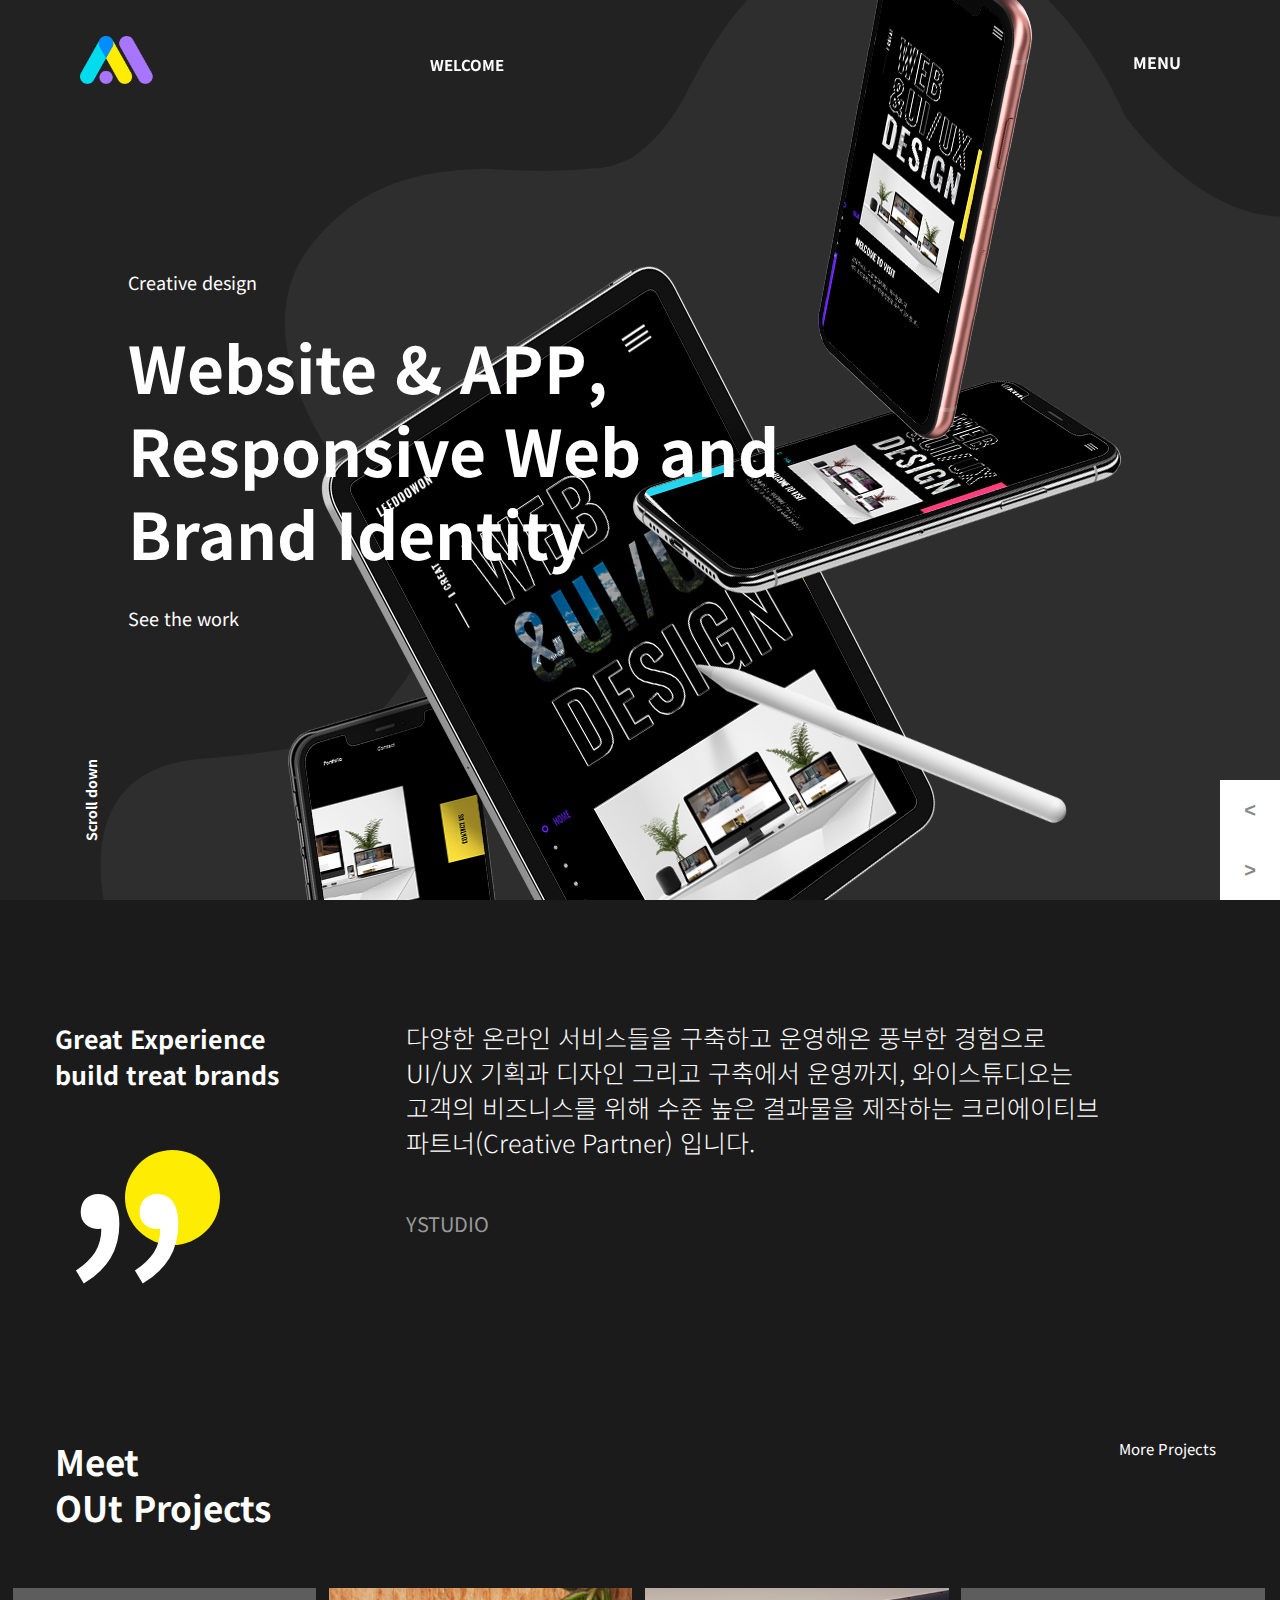
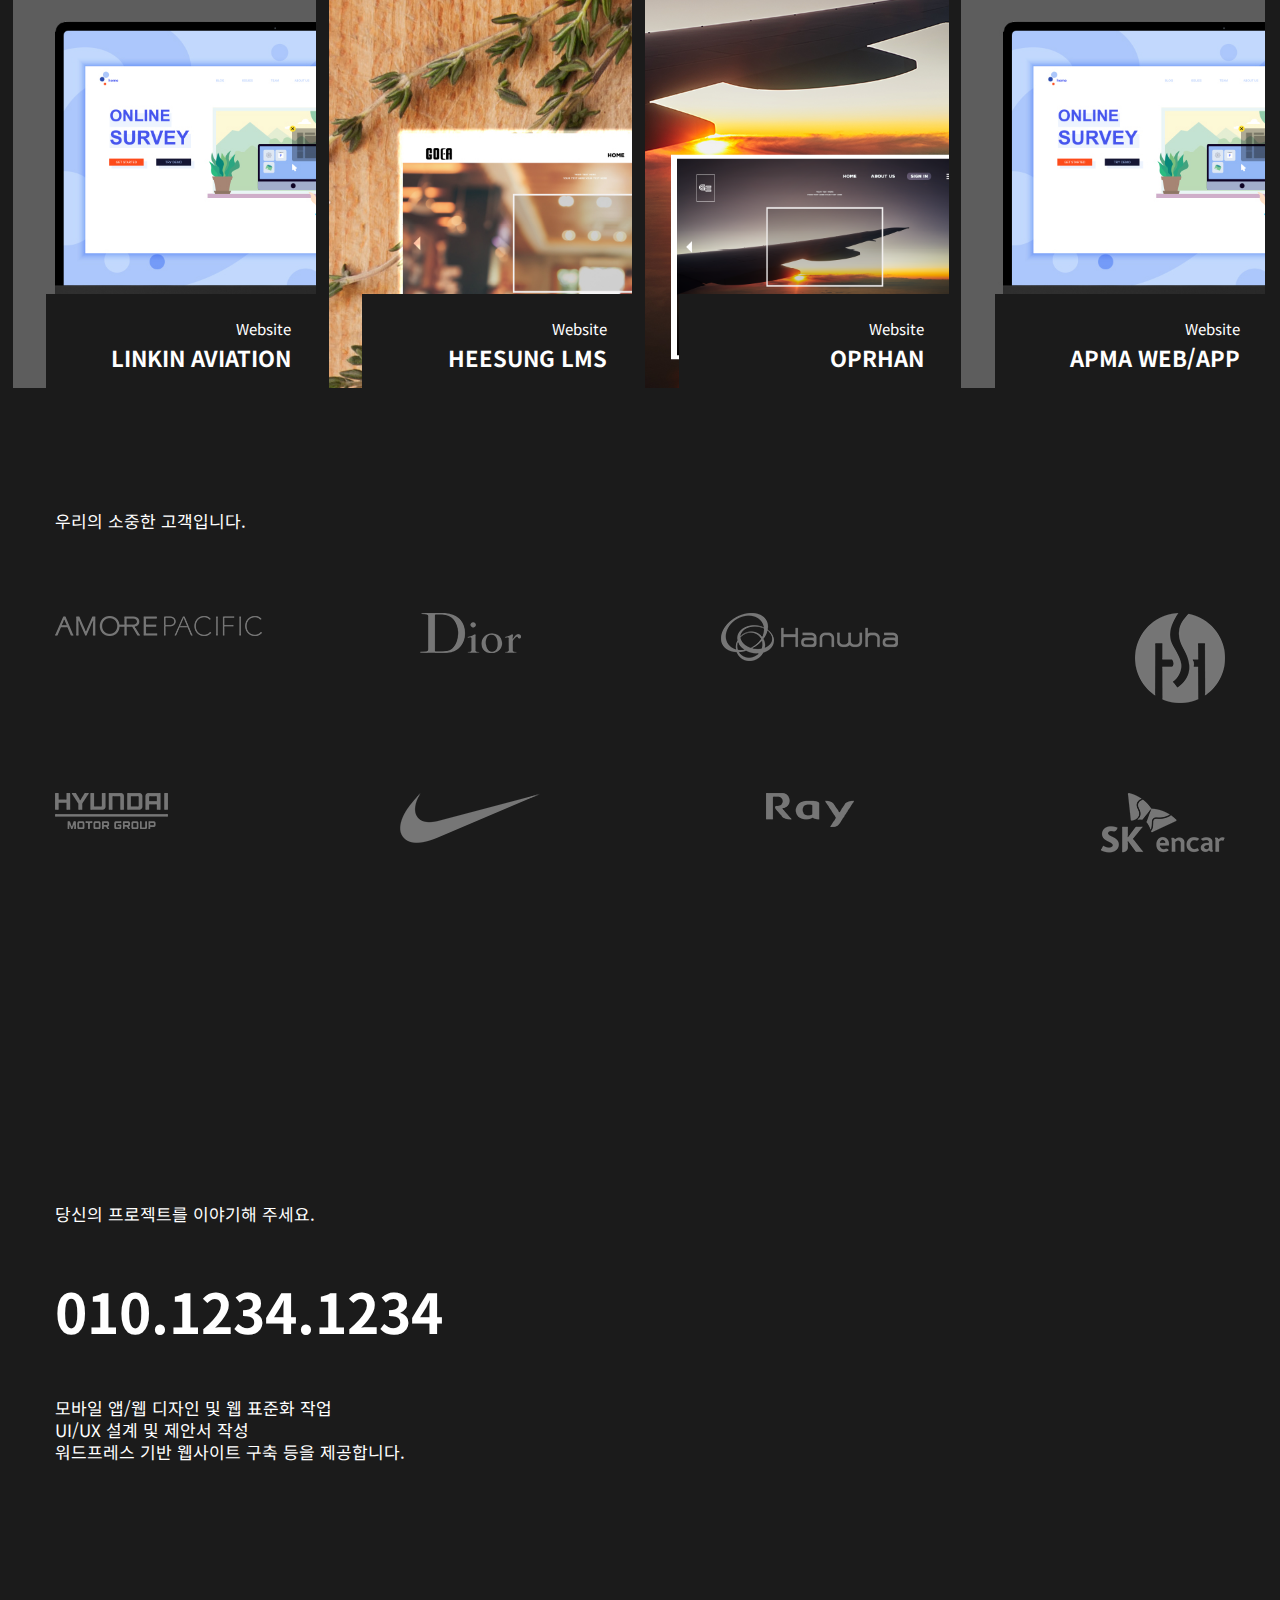
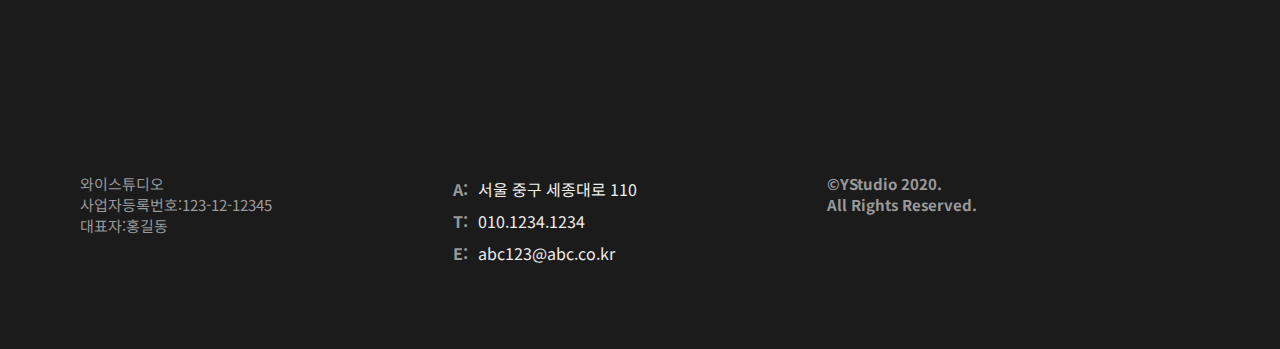
<file: Ystudio/index.html>
<!DOCTYPE html>
<html lang="ko">
<head>
    <meta charset="UTF-8">
    <title>Y studio</title>
    <link rel="stylesheet" href="css/main.css">
    <link rel="stylesheet" href="css/animate.min.css">
    <link rel="stylesheet" href="https://cdn.linearicons.com/free/1.0.0/icon-font.min.css">
    <link rel="stylesheet" href="css/slick.css">
    <!--script-->
    <script src="js/jquery-3.3.1.min.js"></script>
    <script src="js/main.js"></script>
    <!--플로그인-->
    <script src="js/scrolla.jquery.min.js"></script>
    <script src="js/slick.min.js"></script>
</head>

<body>
    <div class="wrap">
        <header>
            <div class="innerHeader">
                <h1 class="logo"><a href="#">
                        <img src="img/logo.png" alt="">
                        <img src="img/logo2.png" alt="">
                    </a></h1>
                <h2 class="introTxt">Welcome</h2>
                <a href="#" class="menuOpen">MENU <span class="lnr lnr-menu"></span></a>
            </div>

        </header>
        <!--visual-->
        <section class="visual">
            <ul class="slide">
                <li>
                    <img src="img/visual1.jpg" alt="">
                    <div class="txt">
                        <p>Creative design</p>
                        <h3>Website & APP,<br>
                            Responsive Web and<br>
                            Brand Identity</h3>
                        <a href="#">See the work <span class="lnr lnr-chevron-right"></span></a>
                    </div>
                    <span class="scroll">Scroll down</span>
                </li>
                <li>
                    <img src="img/visual2.jpg" alt="">
                    <div class="txt">
                        <p>Creative design</p>
                        <h3>Website & APP,<br>
                            Responsive Web and<br>
                            Brand Identity</h3>
                        <a href="#">See the work <span class="lnr lnr-chevron-right"></span></a>
                    </div>
                    <span class="scroll">Scroll down</span>
                </li>
                <li>
                    <img src="img/visual3.jpg" alt="">
                    <div class="txt">
                        <p>Creative design</p>
                        <h3>Website & APP,<br>
                            Responsive Web and<br>
                            Brand Identity</h3>
                        <a href="#">See the work <span class="lnr lnr-chevron-right"></span></a>
                    </div>
                    <span class="scroll">Scroll down</span>
                </li>
            </ul>
        </section>
        <section class="contents">
            <div class="mainText animate" data-animate="fadeInUp" data-duration="1s" data-delay="0s">
                <h3>Great Experience<br>build treat brands</h3>
                <p>다양한 온라인 서비스들을 구축하고 운영해온 풍부한 경험으로<br class="mo">
                    UI/UX 기획과 디자인 그리고 구축에서 운영까지, 와이스튜디오는<br class="mo">
                    고객의 비즈니스를 위해 수준 높은 결과물을 제작하는 크리에이티브<br class="mo">
                    파트너(Creative Partner) 입니다.
                    <span>YSTUDIO</span>
                </p>
            </div>
            <div class="project">
                <div class="top">
                    <h3 class="animate" data-animate="fadeInLeft" data-duration="1s" data-delay="0s">Meet <br>OUt Projects</h3>
                    <a href="#" class="animate" data-animate="fadeInRight" data-duration="1s" data-delay="0s">More Projects <span class="lnr lnr-chevron-right"></span></a>
                </div>
                <ul class="animate" data-animate="fadeInUp" data-duration="1s" data-delay="0s">
                    <li><a href="#">
                            <p class="img"><img src="img/project1.jpg" alt=""></p>
                            <div class="name">
                                <span>Website</span>
                                <h3>Linkin Aviation</h3>
                            </div>
                        </a></li>
                    <li><a href="#">
                            <p class="img"><img src="img/project2.jpg" alt=""></p>
                            <div class="name">
                                <span>Website</span>
                                <h3>HEESUNG LMS</h3>
                            </div>
                        </a></li>
                    <li><a href="#">
                            <p class="img"><img src="img/project3.png" alt=""></p>
                            <div class="name">
                                <span>Website</span>
                                <h3>OPRHAN</h3>
                            </div>
                        </a></li>
                    <li><a href="#">
                            <p class="img"><img src="img/project1.jpg" alt=""></p>
                            <div class="name">
                                <span>Website</span>
                                <h3>APMA WEB/APP</h3>
                            </div>
                        </a></li>
                </ul>
            </div>
            <div class="partner">
                <h3>우리의 소중한 고객입니다.</h3>
                <ul class="animate" data-animate="fadeInRight" data-duration="1s" data-delay="0s">
                    <li><img src="img/partner1.png" alt=""></li>
                    <li><img src="img/partner2.png" alt=""></li>
                    <li><img src="img/partner3.png" alt=""></li>
                    <li><img src="img/partner4.png" alt=""></li>
                    <li><img src="img/partner5.png" alt=""></li>
                    <li><img src="img/partner6.png" alt=""></li>
                    <li><img src="img/partner7.png" alt=""></li>
                    <li><img src="img/partner8.png" alt=""></li>
                </ul>
            </div>
            <div class="contact animate" data-animate="fadeIn" data-duration="2s" data-delay="0s">
                <div class="inner">
                    <h3>당신의 프로젝트를 이야기해 주세요.</h3>
                    <p class="tel">010.1234.1234</p>
                    <p>모바일 앱/웹 디자인 및 웹 표준화 작업<br>UI/UX 설계 및 제안서 작성<br>워드프레스 기반 웹사이트 구축 등을 제공합니다.</p>
                </div>
            </div>
        </section>
        <!--footer-->
        <footer>
            <ul>
                <li>와이스튜디오<br>사업자등록번호:123-12-12345<br>대표자:홍길동</li>
                <li>
                    <span>A:</span>서울 중구 세종대로 110<br>
                    <span>T:</span>010.1234.1234<br>
                    <span>E:</span>abc123@abc.co.kr<br>
                </li>
                <li>
                    ©YStudio 2020. <br>All Rights Reserved.
                </li>
            </ul>
            <a href="#top" class="goTop"><span class="lnr lnr-arrow-up"></span></a>
        </footer>
    </div>
</body></html>
</file>
<file: musign/css/font.css>
@charset "utf-8";

@font-face {
 font-family: 'handel gothic';
 src: url(../font/handel gothic.ttf) format('truetype');
}
</file>
<file: hanwha/css/style.css>
````````@charset "utf-8";
@import url('https://fonts.googleapis.com/css?family=Exo+2|Noto+Sans+KR&display=swap');

/* reset */
* {margin: 0;padding: 0;}
html, body, div, span, applet, object, iframe, h1, h2, h3, h4, h5, h6, p, blockquote, pre, a, abbr, acronym, address, big, cite, code, del, dfn, em, font, img, ins, kbd, q, s, samp, small, strike, strong, sub, sup, tt, var, b, u, i, center, dl, dt, dd, ol, ul, li, fieldset, form, label, legend, table, tbody, tfoot, thead, tr, th, td{margin:0;padding:0;}
h1, h2, h3, h4, h5, h6 {font-weight: 700; font-size: inherit;}
a {color: inherit; text-decoration: inherit;}
img {vertical-align: middle;}
a img {border: none;}
li {list-style: none;}
address, em, i {font-style: normal;}
a:focus {outline: none}
button:focus {outline: none}

/*layout*/
.gnbMo {display: none;}
.en {font-family: 'Exo 2', sans-serif;}
body {font-family: 'Noto Sans KR', sans-serif;font-size: 14px;}
.wrap {width: 100%;margin: 0 auto; overflow: hidden;}
header {position: fixed; left: 0;top: 0; width: 100%;background:rgba(2,2,2,0.19);height: 100px;line-height: 100px;z-index: 1;}
.innerHeader {width: 1600px; margin: 0 auto;overflow: hidden;}
.innerHeader .logo {float: left;}
.innerHeader .logo img {width: 100%;}
.innerHeader .gnb {float: left;overflow: hidden;margin-left: 80px;}
.innerHeader .gnb li {float: left;margin-right: 80px;}
.innerHeader .gnb li a{display: block; width: 100%;height: 100%; font-size: 16px;color: #fff;text-align: center;}
.innerHeader .gnb li a:hover,innerHeader .gnb li a:focus {color: #ff8342;}
.innerHeader .tnb {float: right;overflow: hidden;}
.innerHeader .tnb li {float: left; margin-right:25px;}
.innerHeader .tnb li a {display: block; width: 100%;height: 100%; text-align: center;font-size: 16px;color: #fff;}
.innerHeader .tnb li:nth-child(1) a i,innerHeaer .tnb li:nth-child(2) a i {font-size: 20px; margin-right: 8px;}
.innerHeader .tnb li:last-child a {display: block; width: 105px;line-height: 2;border: 1px solid #fff;border-radius: 30px; margin-top: 35px;}
.innerHeader .tnb li:last-child a:hover {background: #fff;color: #ff8342;transition: 0.8s;}
.innerHeader .tnb li:last-child a i {margin-left: 7px;}

/*section.visual*/
section.visual {width: 100%;height: 100vh;background: url(../img/vis_4.jpg)no-repeat center/cover;position: relative;background-attachment: fixed;z-index: -1;}
section.visual .mainTitle {position: absolute; top: 50%; left: 50%;transform: translate(-50%,-50%);text-align: center;color: #fff; text-shadow: 0 0 5px rgba(0,0,0,0.5);}
section.visual .mainTitle h2 {font-size: 55px;margin-bottom: 20px;line-height: 1.2;}
section.visual .mainTitle h2 p{font-size: 25px; margin-bottom: 90px;}
section.visual .mainTitle .view {display: block; width: 180px;margin: 0 auto;font-size: 15px; text-transform: uppercase;padding: 8px 0; border: 1px solid #fff; border-radius: 40px;}

/*animation*/
section.visual .mainTitle {animation-name: mainTitle; animation-duration: 1s;}
@keyframes mainTitle{
    0%{opacity: 0; top: 60%;}
    30%{opacity: 0; top: 60%;}
}

/*inner공통요소*/
.inner {width: 1400px; margin: 0 auto;}
.title {color: #000; text-align: center;}
.title h2 {font-size: 42px; margin-bottom: 20px; line-height: 1.2;}
.title h2 span {color: #ff8342;}
.title p {font-size: 25px; color: #555;}

/*section.about*/
section.about {width: 100%;padding: 80px 0;}
section.about .inner ul {width: 100%; overflow: hidden; margin: 30px 0;border-bottom: 1px solid #ddd;}
section.about .inner ul li {float: left; width: 33.333%}
section.about .inner ul li a {display: block; width: 100%;height: 100%;}
section.about .inner ul li a p.img{width: 100%;overflow: hidden;}
section.about .inner ul li a p.img img {width: 100%; transition:all 0.3s;}
section.about .inner ul li a:hover p.img img,section.about .inner ul li a:focus p.img img{transform: scale(1.2);transition: all 0.5s;}
section.about .inner ul li a .text {width: 100%; padding: 30px; box-sizing: border-box;}
section.about .inner ul li a .text h3 {font-size: 20px; margin-bottom: 10px;}
section.about .inner ul li a .text p {font-size: 16px; margin-bottom: 10px;}
section.about .inner ul li a .text p.more {text-transform: uppercase; font-weight: bold;padding-left: 40px;position: relative;}
section.about .inner ul li a .text p.more:before {content: '\f178';font-family: fontAwesome;font-size: 15px;width: 30px;height: 30px; background: #ff8342; border-radius: 50%;position: absolute;left: 0; top: 20%; line-height: 30px;}

/*section.innovations*/
section.innovations {width: 100%; padding-bottom:150px;}
section.innovations .inner .imgBox {width: 100%; height: 540px; background: url(../img/product_1.jpg)no-repeat center/cover; position: relative;margin: 50px auto 0;}
section.innovations .inner .imgBox .innerBox {width: 80%;background: #3a3c4e; position: absolute;left: 50%; bottom: -50px; transform: translateX(-50%);}
section.innovations .inner .imgBox .innerBox h3 {background: #fff; padding: 25px 45px; box-sizing: border-box; font-size: 18px;}
section.innovations .inner .imgBox .innerBox h3 span {color: #ff8342;}
section.innovations .inner .imgBox .innerBox .bottom {padding: 35px 85px; box-sizing: border-box;color: #fff;line-height: 1.6;overflow: hidden;}
section.innovations .inner .imgBox .innerBox .bottom p {float: left;}
section.innovations .inner .imgBox .innerBox .bottom a {float: right;background: #ff8342; display: block; padding: 7px 50px; border-radius: 50px;}
section.innovations .inner .imgBox .innerBox .bottom a:hover, 
section.innovations .inner .imgBox .innerBox .bottom a:focus {background: #f86010;}

/*section.me*/
section.me {width: 100%;padding: 80px 0; background: url(../img/me.jpg)no-repeat center/cover;}
section.me .inner ul.list {width: 100%; margin: 50px auto;border-top: 2px solid #000; border-bottom: 2px solid #000;}
section.me .inner ul.list > li {padding: 30px 60px;box-sizing: border-box;}
section.me .inner ul.list > li:nth-child(1) {border-bottom: 1px solid #ddd;}
section.me .inner ul.list > li h3 {font-size: 18px; margin-bottom: 20px;}
section.me .inner ul.list > li h3 span {margin-right: 15px; color: #ff8342;}
section.me .inner ul.list > li > p {line-height: 1.6;margin-bottom: 20px;}
section.me .inner ul.list > li > a {display: inline-block; font-weight: bold; font-size: 14px;}
section.me .inner ul.list > li > a span {color: #ff8342; margin-left: 5px;}

/*li.in*/
section.me .inner ul.list > li > ul.in {margin-bottom: 30px;}
section.me .inner ul.list > li > ul.in li {margin-bottom: 25px; overflow: hidden; }
section.me .inner ul.list > li > ul.in li em {float: left;width: 9%;font-weight: bold; }
section.me .inner ul.list > li > ul.in li p {float: left;position: relative;padding-left: 45px;}
section.me .inner ul.list > li > ul.in li p:before {position: absolute; left: -4px;top: 10px; content: ''; width: 4px; height: 4px;border-radius: 50%; background: #ff8342;}
section.me .inner button {background: #ff8342;; width: 280px;margin: 0 auto;display: inline-block; border: none; padding: 10px;border-radius: 50px;color: #fff; } 

/*section.sns*/
section.sns {width: 100%;}
section.sns .inner ul {margin: 50px auto;width: 100%;overflow: hidden;}
section.sns .inner ul li {float: left; width: 32.6655%; margin-right: 1%;}
section.sns .inner ul li:last-child{margin-right: 0;}
section.sns .inner ul li a {display: block; width: 100%; height: 100%;}
section.sns .inner ul li a p.img{width: 100%;position: relative;}

/*a p.img hover*/
section.sns .inner ul li a p.img:before {content: ''; width: 0; height: 100%; position: absolute;background:rgba(255,131,66,0.9);transition: 0.5s;}
section.sns .inner ul li a p.img:hover:before {width: 100%;transition: 0.5s;}
/*a p.img hover:after*/
section.sns .inner ul li a p.img:after {content: 'BLOG';position: absolute; left: 50%;top: 50%; transform: translate(-50%,-50%);color: #fff;padding: 5px 30px; box-sizing: border-box;border-radius: 40px; border: 1px solid #fff;font-size: 15px; font-family: 'Exo 2', sans-serif; opacity: 0;transition: all 0.5s;}
section.sns .inner ul li a p.img:hover:after, section.sns .inner ul li a p.img:focus:after {opacity: 1;transition: all 0.5s;}

section.sns .inner ul li a p.img img {width: 100%;}
section.sns .inner ul li a .bottom  {width: 100%;padding: 20px 0 20px 30px;box-sizing: border-box;}
section.sns .inner ul li a .bottom p {font-size: 18px; font-weight: bold;}
section.sns .inner ul li a .bottom p.color {font-size: 15px;color: #ff8342;font-weight: normal;}
section.sns .inner ul li a .bottom p.time {margin-top: 30px;padding-left: 20px;font-size: 15px; color: #999; position: relative;}
section.sns .inner ul li a .bottom p.time:before {content:'\f017';font-family: fontAwesome;font-size: 15px;  position: absolute; left: 0; top: 4px;}

/*footer*/
footer {width: 100%;border-top: 1px solid #999; padding: 30px 0 50px; }
footer .inner {width: 1600px;margin: 0 auto;overflow: hidden;}
footer .inner .ftLogo {float: left; }
footer .inner ul.address{float: left; margin-left: 100px; }
footer .inner ul.address li:first-child {font-weight: bold; margin-bottom: 10px;}
footer .inner ul.address li:last-child {color: #999;}
footer .inner ul.list {float: right;}
footer .inner ul.list li {float: left; margin-left: 80px; }
footer .inner ul.list li a {display: block; width: 100%; height: 100%;position: relative;}
footer .inner ul.list li a:after {content: '';position: absolute; width: 4px;height: 4px;background: #ccc; border-radius: 50%;top: 10px;right: -50px;}
footer .inner ul.list li a:hover, footer .inner ul.list li a:focus {color: #ff8342;text-decoration: underline;}
</file>
<file: hyundai/css/style.css>
@charset "utf-8";

/* reset */
* {margin: 0;padding: 0;}
html, body, div, span, applet, object, iframe, h1, h2, h3, h4, h5, h6, p, blockquote, pre, a, abbr, acronym, address, big, cite, code, del, dfn, em, font, img, ins, kbd, q, s, samp, small, strike, strong, sub, sup, tt, var, b, u, i, center, dl, dt, dd, ol, ul, li, fieldset, form, label, legend, table, tbody, tfoot, thead, tr, th, td{margin:0;padding:0;}
h1, h2, h3, h4, h5, h6 {font-weight: 700; font-size: inherit;}
a {color: inherit; text-decoration: inherit;}
img {vertical-align: middle;}
a img {border: none;}
li {list-style: none;}
address, em, i {font-style: normal;}
a:focus {outline: none}
button:focus {outline: none}

 

/*layout*/
.wrap{width: 100%; margin: 0 auto; overflow: hidden;}
header {width: 100%;}
.innerHeader{width: 1400px; margin: 0 auto; overflow: hidden;position: relative;}
.innerHeader .logo { position: absolute; left:50%;transform: translateX(-50%); top: 20px;}

/*top*/
.innerHeader .top{width: 100%;height: 80px;line-height: 80px; overflow: hidden;}
.innerHeader .top .tnb{float: right; overflow: hidden;font-size:14px;}
.innerHeader .top .tnb li{float: left; }
.innerHeader .top .tnb li + li:before{content: '|'; margin: 0 15px;}
.innerHeader .top .tnb li:last-child{margin-right: 0;}
.innerHeader .top .gnb {float:left;position: relative; left: 50%; transform: translateX(-50%);}


/*bottom*/
.innerHeader .bottom {width: 100%;height: 50px;line-height: 50px;border-top: 1px solid #ddd}
.innerHeader .bottom ul.gnb {width: 100%;overflow: hidden;}
.innerHeader .bottom ul.gnb li {float: left; width: 16%;font-size: 23px;font-weight: bold;}
.innerHeader .bottom ul.gnb li:hover,.innerHeader .bottom ul.gnb li:focus {color: #ccc;}
.innerHeader .bottom ul.gnb li:nth-child(1){width: 15%;}
.innerHeader .bottom ul.gnb li:nth-child(4){width: 15%;}
.innerHeader .bottom ul.gnb li:nth-child(5){width: 12%;box-sizing: border-box;}
.innerHeader .bottom ul.gnb li:nth-child(6){width: 14%; padding-left: 25px; box-sizing: border-box;}
.innerHeader .bottom ul.gnb li:nth-child(7){width: 8%;text-align: right;}



/*section.visual*/
section.visual {width: 100%; margin: 0 auto; }
section.visual .inner {width: 1400px; margin: 0 auto;}
section.visual .inner p.img {width: 100%;}
section.visual .inner p.img img{width:100%; margin: 0 auto;}
section.visual .inner .ul {width: 100%; overflow: hidden; }
section.visual .inner ul li { width: 25%; float: left;margin: 0 auto;text-align: left;margin-top: 25px;border-right: 1px solid #ddd;box-sizing: border-box; padding-left: 25px }
section.visual .inner ul li p.area{ font-size: 20px;font-weight: bold;}
section.visual .inner ul li p.date {font-size: 20px;}
section.visual .inner ul li a i {display: inline-block;margin-left: 50px;}
section.visual .inner ul li:nth-child(1) p.area {color: red;}
section.visual .inner ul li:nth-child(2) p.area {color: #26d926;}
section.visual .inner ul li:nth-child(3) p.area {color: deepskyblue;}
section.visual .inner ul li:nth-child(4) p.area {color: coral;}


/*section.edu*/
section.edu {width: 100%; margin: 0 auto;}
section.edu .inner {width: 1400px; margin: 0 auto; overflow: hidden;text-align: center;padding-top: 90px;}
section.edu .inner h1 {font-size: 30px; border-bottom: 1.5px solid #ffb34c;padding-top: 60px;width: 150px; margin: 0 auto 30px;margin-bottom: 50px;}
section.edu .inner p.icon {display: block; box-sizing: border-box;float: right;font-size: 13px;font-weight: bold;margin-bottom: 20px}
section.edu .inner .list {width: 100%;overflow: hidden;}
section.edu .inner .list li{width: 25%;float:left; font-size: 18px;margin-top: 30px;border-right: 1px solid #ddd;box-sizing: border-box;padding-left: 25px;line-height: 1.5;text-align: left;}
section.edu .inner .list li p  {float: left;}
section.edu .inner .list li p b {font-size: 20px;}
section.edu .inner .list li p b:hover,section.edu .inner .list li p:focus {border-bottom: 1px solid #000;}

/*section.event*/
section.event {width: 100%; margin: 0 auto;}
section.event .inner {width: 1400px; margin: 0 auto; overflow: hidden;text-align: center;padding-top: 90px; }
section.event .inner h1 {font-size: 30px; border-bottom: 1.5px solid #ffb34c;padding-top: 60px;width: 150px; margin: 0 auto 30px;margin-bottom: 50px;}
section.event .inner p.icon {display: block; box-sizing: border-box;float: right;font-size: 13px;font-weight: bold;margin-bottom: 20px;}
section.event .inner .list {width: 100%;overflow: hidden;}
section.event .inner .list li {width: 23.35%; margin-right: 2.20%; float: left;text-align: left; }
section.event .inner .list li a {display: block; width: 100%;height: 100%;}
section.event .inner .list li a p {font-size: 15px; word-spacing: -1px;line-height: 1.6;padding-top: 5px;}
section.event .inner .list li a p span {font-weight: bold;}
section.event .inner .list li  a p span:hover,section.event .inner ul.list li p span:focus {border-bottom: 1px solid #000;}
section.event .inner .list li:last-child { margin-right: 0; }
section.event .inner a p.img {width: 100%;}
section.event .inner a p.img img {width: 100%; transition: all 0.5s}
section.event .inner a:hover p.img img,section.event .inner a:focus p.img img:focus {transform: scale(0.9);transition: all 0.5;opacity: 0.8;}

/*section.keep*/
section.keep {width: 100%;padding: 80px 0;}
section.keep .inner {width: 1400px; margin: 0 auto; overflow: hidden;text-align: center;padding-top: 90px;}
section.keep .inner h1 {font-size: 30px; border-bottom: 1.5px solid #ffb34c;padding-top: 70px;width: 150px; margin: 0 auto 30px;margin-bottom: 50px;}
section.keep .inner p.icon {display: block; box-sizing: border-box;float: right;font-size: 13px;font-weight: bold; margin-bottom: 20px;}
section.keep .inner ul.list {width: 100%;overflow: hidden;margin-bottom: 150px;}
section.keep .inner ul.list li {width: 23.35%; margin-right: 2.20%; float: left;text-align: left; }
section.keep .inner ul.list li p {line-height:1.5;font-size: 14px;}
section.keep .inner ul.list li p span {font-weight: bold;font-size: 18px;}
section.keep .inner ul.list li:nth-child(1){background: rgba(165, 165, 165, 0.19); }
section.keep .inner ul.list li:nth-child(2){background: rgba(165, 165, 165, 0.19); }
section.keep .inner ul.list li:nth-child(3){background: rgba(165, 165, 165, 0.19); }
section.keep .inner ul.list li:nth-child(4){background: rgba(165, 165, 165, 0.19); }
section.keep .inner ul.list li:last-child { margin-right: 0; }
section.keep .inner p.img {width: 100%;}
section.keep .inner p.img img {width: 100%;}

/*section. bottom*/
section.banner {background:rgba(165, 165, 165, 0.19); padding: 70px 0;}
section.banner .top {width:100%; text-align: center;}
section.banner .top table {width: 100%; border: 2px solid fff;}
section.banner .top table td {width: 350px;padding: 10px 10px;display: inline-block;box-sizing: border-box; font-size: 18px;font-weight: bold;border: 1px solid #fff;background: #fff; margin-bottom: 80px}
section.banner .top table td.title {background:coral; width: 100px; text-align: center;font-size: 18px;}
section.banner .top a {display: block; width: 50%;margin: 0 auto;padding-bottom: 120px;}
section.banner .top a img {width: 100%;}
section.banner .top a img img{width: 100%;}
section.banner .inner .bottom{width: 100%;float:left;background:rgba(35, 51, 74, 0.76);padding: 25px; box-sizing: border-box;}
section.banner .inner .bottom li {float: left; font-size: 21px; font-weight: bold; margin-left: 70px;color: #fff;font-size: 15px;}
section.banner .inner .bottom li a {display: block;}




/*section.footer*/
footer {width: 100%;background:  rgb(35, 51, 74)}
footer .inner {width: 1600px;margin: 0 auto;padding: 30px 15px; color: #ddd;overflow: hidden;}
footer .inner .leftBox {float: left;width: 20%;}
footer .inner .rightBox {float: right;width: 80%;line-height: 1.4;}
footer .inner .rightBox a {margin-right: 23px;}
footer .inner .rightBox p.img {margin-top: 15px}
</file>
<file: musign/css/main.css>
@charset "utf-8";
@import url('https://fonts.googleapis.com/css?family=Dancing+Script|Noto+Sans+KR&display=swap');

/*reset*/
* {margin: 0;padding: 0;}
html, body, div, span, applet, object, iframe, h1, h2, h3, h4, h5, h6, p, blockquote, pre, a, abbr, acronym, address, big, cite, code, del, dfn, em, font, img, ins, kbd, q, s, samp, small, strike, strong, sub, sup, tt, var, b, u, i, center, dl, dt, dd, ol, ul, li, fieldset, form, label, legend, table, tbody, tfoot, thead, tr, th, td{margin:0;padding:0;}
h1, h2, h3, h4, h5, h6 {font-weight: 700; font-size: inherit;}
a {color: inherit; text-decoration: inherit;}
img {vertical-align: middle;}
a img {border: none;}
li {list-style: none;}
address, em, i {font-style: normal;}

/*layout*/
/*폰트-3종류*/
body {font-family: 'Noto Sans KR', sans-serif; font-size: 14px; color: #333;}
.en {font-family: 'handel gothic', sans-serif;}
.en_s {font-family: 'Dancing Script', cursive;}
.wrap {position: relative; margin: 0 auto;  width: 100%;}

/*header*/
.innerHeader {max-width: 1720px; height: 110px; line-height: 110px; margin:auto;}
.innerHeader .logo {float: left}
.innerHeader .logo a {display: block; width: 100%; height: 100%;}

/*gnb + sns*/
.innerHeader .mainMenu {float: right; overflow: hidden; position: relative; }
span.bar {position: absolute; left: 0; bottom: 40px; width: 0; height: 3px; background: #e7e7e7; transition: all 0.4s;}

/*gnb*/
.innerHeader .mainMenu .gnb {float: left;}
.innerHeader .mainMenu .gnb li {float: left;margin: 0 20px;}
.innerHeader .mainMenu .gnb li a {display: block; width: 100%; height: 100%; }

/*sns*/
.innerHeader .mainMenu .sns {float: left; margin-left: 300px;}
.innerHeader .mainMenu .sns li {float: left;}
.innerHeader .mainMenu .sns li a {display: block; width: 100%; height: 100%; padding: 0 10px;}

/*section.visual*/
section.visual {max-width: 1720px; margin: auto; overflow: hidden;}
section.visual .mainImg {float:left; width: 50%; }
section.visual .mainImg img {width: 90%;}


section.visual .mainTxt {float: left; width: 50%;  margin-top: 180px;}
section.visual .mainTxt .tit {font-size: 72px;}
section.visual .mainTxt .tit span.en_s {font-size: 22px; margin-bottom: 10px; } /*공통요소*/
section.visual .mainTxt .txt {padding: 50px 0 0 70px;}

/*타이틀/텍스트/더보기 버튼 공통클래스*/
.tit {font-size: 50px; line-height: 1.2; font-weight: normal;}
.tit span {display: block;}
.tit span b {font-weight: normal;}
.tit span.en_s {font-size: 22px; font-weight: normal;}
.tit span.gray {color:#ccc;}
.txt p {color:#888; line-height: 1.6; margin-bottom: 10px;}
.txt p b {font-weight: normal;}
.moreBtn {display: inline-block;color:#333;position: relative; padding-left: 45px; margin-top: 20px; transform: skewX(-15deg) translateX(5px); transition: all 0.15s;}
.moreBtn:before {content:''; width: 42px; height: 1px; background: #333; position: absolute; left: 0; top:54%;}
.moreBtn:hover, .moreBtn:focus {transform: skewX(0) translateX(0); transition: all 0.3s; font-weight: bold;}


/*section안에 공통 .inner , box(플로트)*/
section .inner {width: 1320px; margin:auto; overflow: hidden;}
section .inner .box {float: left; width: 50%;}

/*section.Journal*/
section.Journal {position: relative; padding: 190px 0 120px;}
section.Journal .scroll {text-transform: uppercase; letter-spacing: 5px; font-size: 10px; position: absolute; left: 50%; top:-20px; padding-top: 90px;transform: translateX(-50%); writing-mode:vertical-rl; line-height: 1.2;}
section.Journal .scroll:before {content: ''; position: absolute; height: 75px; width: 1px;background: #333; left: 6px; top:0;}
section.Journal .box .img {padding-top: 100px;}
section.Journal .box .tit {margin-bottom: 40px;}
section.Journal .box ul {border-top: 1px solid #e6e6e6; padding-top: 40px; }
section.Journal .box ul li {margin-bottom: 30px; overflow: hidden;}
section.Journal .box ul li h3 {float: left; width: 22%; font-size: 15px; font-weight: bold;}
section.Journal .box ul li p {float: left; width: 78%; color:#888;}
section.Journal .box .moreBtn {clear: both; margin-left: 22%;}

/*section.service*/
section.service {padding: 190px 0;}
section.service .inner {width: 1400px;}
section.service .inner .box .img {margin-top: 60px;}
section.service .inner .box.design {width: 45%; margin-top: -40%; padding-top: 60px; border-top: 1px solid #c4e5ea;}
section.service .inner .box.design .tit {font-size: 30px; line-height: 1.4; margin-bottom: 20px;}

/*section.customer*/
section.customer {background: url(../img/img_04.jpg)no-repeat center/cover; padding: 160px; text-align: center;}
section.customer .tit {color:#fff; font-size: 40px; margin-bottom: 10px;}
section.customer .txt  {color:#777;}

/*section.team*/
section.team {padding: 190px 0; position: relative;}
section.team .inner .box.left {text-align: right; padding-right: 80px; box-sizing: border-box; }
section.team .inner .box .tit {margin-top: 40px;}
section.team .inner .box .img {margin-top: 100px;}
section.team .inner .box .txt {margin: 30px 0;}

/*footer*/
footer {width: 1320px; margin:0 auto;}
footer .top .tit{color:#e6e6e6; font-size: 62px; text-align: center; padding-bottom: 40px;}
footer .bottom {border-top: 1px solid #e6e6e6; padding: 40px 0 100px;}
footer .bottom ul {overflow:hidden;}
footer .bottom ul li {float: left; width: 23%; line-height: 2; color:#aaa; font-size: 12px;}
footer .bottom ul li:nth-child(1) {width: 31%; font-size: 28px;color:#000; line-height: 1.1;}
footer .bottom ul li b {color:#333; font-weight: normal;}
footer .bottom ul li b:nth-child(1){display: inline-block; margin-bottom: 12px; color:#333; font-size: 14px;}

/*circleBox SVG-------------------------------------------------------------------------------------------------------------*/
.circleBox {display: block; transform: rotate(-90deg);}
.circleBox .svgAni path {fill:none; stroke: #f5f5f5; stroke-width:25; stroke-dasharray:1564; stroke-dashoffset:0;}
section.Journal .circleBox {position: absolute; right: 13%; top:100px; z-index: -1; width: 700px;}
section.team .circleBox {position: absolute; left:20%; top:-50px; z-index: -1; width: 700px;}

/*SVG 애니메이션*/
.circleBox.motion .svgAni path {animation-name: dash; animation-duration: 1.5s;}
@keyframes dash {
    0%{stroke-dashoffset:1564;}
    100%{stroke-dashoffset:0;}
}


/*circleBox SVG------------------------------------------------*/
/*공통 .tit 애니메이션*/
.tit.motion span { overflow: hidden;transform: translate3d(0,0,0) skewY(0deg); }
.tit.motion span b {  display: block; animation-name: textAni; animation-duration: 1.3s;}
@keyframes textAni {
    0% {opacity: 0;}
    30%{opacity: 0;transform: translate3d(0,40px,0) skewY(8deg); transform-origin: top left;}
}

/*visual .txt 텍스트애니*/
.txt.motion p {overflow: hidden;transform: translate3d(0,0,0) skewY(0deg);}
.txt.motion p b {font-weight: normal; display: block; animation-name: textAni; animation-duration:2s;}

/*img 애니메이션*/
.img.motion {position: relative; animation-name: imgAni; animation-duration: 1s;}
@keyframes imgAni {
    0% {transform: translateY(50px);}
}

.img.motion:after {content: ''; width: 100%; height: 0; background: #fff; position: absolute;top:0; left: 0; animation-name: mask; animation-duration: 1.2s;}
@keyframes mask {
    0% {height: 90%;}
}

/*section.service 배경변경*/
body {transition: all 0.4s;}
body.on {background: #e8fcff;transition: all 0.4s;}
section.service .img.motion:after {background: #e8fcff;}

/*menuOpen*/
.menuOpen button.open {background: none;border: none;position: fixed; right: 0;top: 50%;transform: translateY(-50%); padding: 30px 22px; box-sizing: border-box; }
.menuOpen button.open:before {content: '';width: 100%;height: 100%;background: #f5f5f5;position: absolute; right:-100px;top: 0;z-index: -1;transition: all 0.5s;}
.menuOpen button.open:hover:before,.menuOpen button.open:focus:before{right: 0; cursor: pointer;}

/*menuWrap의 기본 레이아웃*/
.menuOpen .menuWrap {width: 100%;height: 100vh;position: fixed;top: 0;right: 0;z-index: 100;background: #eee;}
.menuOpen .menuWrap .tit{color: #ccc; position: absolute; top: 50%;left: 25%;transform: translateY(-50%);font-size: 60px;}
.menuOpen .menuWrap .tit li a {margin-bottom: 20px; display: inline-block;position: relative; transition: all 0.3s;}
.menuOpen .menuWrap .tit li a:hover,.menuOpen .menuWrap .tit li a:focus{transform: translateX(30px);color: #333;}
.menuOpen .menuWrap .tit li a:after{content: '';width: 0;height: 2px;background: #333;position: absolute; bottom: -5px;transition: all 0.3s;}
.menuOpen .menuWrap .tit li a:hover:after,.menuOpen .menuWrap .tit li a:focus:after {width: 100%;}
.menuOpen .menuWrap .close:nth-child(1) {position: absolute; top: 50%;transform: translateY(-50%);left: 30px;}
.menuOpen .menuWrap .close.en {position: absolute; right: 50px;top:50px;font-size: 25px;border-bottom: 1px solid #888;color: #888;}


/*menu열기*/
.menuOpen .menuWrap {width: 0;transition: 0s;overflow: hidden;transform: skewY(40deg);opacity: 0;}
.menuOpen .menuWrap.on {width: 100%;right: 0; transform: skewY(0deg);transition: all 0.5s;opacity: 1;}
.menuOpen .menuWrap ul {display: none;}
.menuOpen .menuWrap.on ul {display: block;}

/*메뉴 배경 원*/
.menuOpen .menuWrap.on:before {content: ''; width: 700px;height: 700px;background: #fff;border-radius: 100%;position: absolute; top: 50%; left: 30%;transform: translateY(-50%);}
.menuOpen .menuWrap.on:before {animation-name: menuWrap2;animation-duration: 1.8s;}
@keyframes menuWrap2{
    0%{opacity: 0;}
    40%{opacity: 0; transform: scale(0.5);}
}



/*SVG 애니메이션*/
.circleBox.motion .svgAni path {animation-name: dash; animation-duration: 1.5s;}
@keyframes dash {
    0%{stroke-dashoffset:1564;}
    100%{stroke-dashoffset:0;}
}
/*circleBox SVG------------------------------------------------*/
/*공통 .tit 애니메이션*/
.tit.motion span { overflow: hidden;transform: translate3d(0,0,0) skewY(0deg); }
.tit.motion span b {  display: block; animation-name: textAni; animation-duration: 1.3s;}
@keyframes textAni {
    0% {opacity: 0;}
    30%{opacity: 0;transform: translate3d(0,40px,0) skewY(8deg); transform-origin: top left;}
}

/*visual .txt 텍스트애니*/
.txt.motion p {overflow: hidden;transform: translate3d(0,0,0) skewY(0deg);}
.txt.motion p b {font-weight: normal; display: block; animation-name: textAni; animation-duration:2s;}

/*img 애니메이션*/
.img.motion {position: relative; animation-name: imgAni; animation-duration: 1s;}
@keyframes imgAni {
    0% {transform: translateY(50px);}
}

.img.motion:after {content: ''; width: 100%; height: 0; background: #fff; position: absolute;top:0; left: 0; animation-name: mask; animation-duration: 1.2s;}
@keyframes mask {
    0% {height: 90%;}
}

/*section.service 배경변경*/
body {transition: all 0.4s;}
body.on {background: #e8fcff;transition: all 0.4s;}
section.service .img.motion:after {background: #e8fcff;}



/*반응형*/
/*pc-1720px~1401pxpx*/
@media screen and (max-width:1720px){
    .innerHeader {max-width: 100%;padding: 0 30px; box-sizing: border-box;}
    .innerHeader .mainMenu .sns {margin-left: 200px;}
    section.visual {max-width: 100%; padding: 0 30px;box-sizing: border-box;}
    section.visual .mainTxt .tit {font-size:46px;}
    section.visual .mainTxt .txt {padding: 20px 0 0px;}
    section.Journal .box .img {width: 100%;}
}

/*1024테블릿*/
/*1400px~1001px*/
@media screen and (max-width: 1400px){
    section.visual .mainTxt {margin-top: 100px;}  
    section .inner{width: 100%; padding: 0 30px; box-sizing: border-box;}
    .img img {width: 100%;}
    section.Journal .scroll {display: none;}
    section.Journal .circleBox {right: -10%;}
    section.Journal .inner .box .img {width: 90%;}
    section.customer {padding: 160px 0;}
    section.team .circleBox {left: -1%;}
    footer {width: 100%; padding: 0 30px; box-sizing: border-box;} 
}
    
/*1000px~768px*/
    @media screen and (max-width:1000px){
        .innerHeader {height: 80px;line-height: 80px;}
        .innerHeader .mainMenu {width: 0;height: 0;opacity: 0;display: none;}
        .menuOpen button.open {position: absolute; top: 0; transform: none; padding: 0; width: 70px;height: 80px;line-height: 80px;}
        .menuOpen button.open img {height: 50px;width: auto;}
        .menuOpen button.open:before {display: none;}
        section.visual .mainImg {width: 100%;float: none;}
        section.visual .mainImg img {width: 100%;}
        section.visual .mainTxt {width: 100%;float: none; margin-top: 50px;}
        section .inner .box {width: 100%;float: none;}
        section.journal{padding: 80px 0; }
        section.journal .inner .box .img {width: 80%;margin: 0 auto 50px;padding-top: 0;}
        section.journal .circleBox {right: -10%;top: 200px;}
        section.service {padding: 80px 0;}
        section.service .txt {margin-top: 20px;}
        section.service .inner .box .img {width: 90%;margin-top: 50px auto 0;padding-top: 0;}
        section.service .inner .box.design {width: 100%;margin-top: 50px}
        section.service .inner .box.design .img {width: 100%;margin-top: 50px 0 0;}
        section.service .inner .box .img.motion:after {background: #fff;}
        section.service .inner .box.design .tit {font-size: 35px;}
        section.customer {padding: 120px 0;}
        section.customer .tit {font-size: 30px;}
        section.team {padding: 80px 0; overflow: hidden;}
        section.team .circleBox {left: 15%;}
        section.team .inner .box .tit {margin-top: 0; clear: both;}
        section.team .inner .box .left {padding-right: 0; overflow: hidden;}
        section.team .inner .box .left .moreBtn {float: right;margin-right: 5px;}
        section.team .inner .box .img {width: 70%;float: right;margin-top: 50px;}
        section.team .inner .box:nth-child(2) .img {width: 100%;}
        footer .bottom ul li {width: 33.3333%;}
        footer .bottom ul li:nth-child(1) {width: 100%;margin-bottom: 30px;}
    }

/*767px~321px*/
@media screen and (max-width:767px){
    body {font-size: 13px;}
    .innerHeader {height: 60px;line-height: 60px;padding: 0 20px;}
    .menuOpen button.open {height: 60px;line-height: 60px;width: 52px;}
    .menuOpen button.open img {height: 38px;}
    .menuOpen .menuWrap .tit {font-size: 35px;left: 20px;}
    .menuOpen .menuWrap .close:nth-child(1) {left: 20px;top: 20px;transform: none;}
    .menuOpen .menuWrap .close.en {display: none;}
    .menuOpen .menuWrap.on:before {left: 20%;} 
    section.visual {padding: 0 20px;}
    section.visual .mainTxt .tit {font-size: 31px;}
    section.Journal {padding: 50px 0;}
    section.journal .circleBox {top: 15%;right: -4%;}
    section.journal .inner .box .img {width: 100%;margin-bottom: 30px;}
    section.journal .inner .box .tit {margin-bottom: 20px;}
    section.journal .inner .box .tit ul {padding-top: 20px;}
    section.journal .inner .box .tit ul li {margin-bottom: 20px;}
    section.journal .inner .box ul li h3 {width: 100%;margin-bottom:10px;}
    section.journal .inner .box ul li p {font-size: 12px;}
    section.journal .inner .box  .moreBtn {margin-left: 0;}
    section.service {padding: 50px 0;}
    section.service .inner .box .img {width: 100%;margin-top: 30px;}
    section.service .inner .box .img.motion:after {background: #e8fcff;}
    section.service .inner .box.design {padding-top: 50px;}
    section.service .inner .box.design .tit {font-size: 25px;}
    section.customer {padding: 80px 20px;}
    section.customer .tit {font-size: 25px;}
    section.team {padding: 50px 0;} 
    section.team .circleBox {left: 4%;}
    section.team .inner .box .txt {padding: 30px 0 10px;}
    section.team .inner .box .img {margin-top: 30px;}
    section.team .inner .box:nth-child(2) .img {margin: 30px 0;}
    footer {padding: 0 20px;}
    footer .top .tit {font-size: 31px;padding-bottom: 30px;}
    footer .bottom {padding: 30px 0 50px;}
    footer .bottom ul li {width: 100%;margin-bottom: 12px;}
    footer .bottom ul li:nth-child(1) {font-size: 20px;}
    footer .bottom ul li b:nth-child(1) {font-size: 14px;margin-bottom: 0px;}
    /*공통요소*/
    section .inner {padding: 0 20px;}
    .tit {font-size: 30px;}
    .tit span.en_s {font-size: 18px;}
    .txt {text-align: justify;}
    .moreBtn {font-size: 12px;}  
}
/*370px 이하*/
@media screen and (max-width:320px){
    body {font-size: 12px;}
    section.visual .mainTxt .tit, .tit, footer .top .tit {font-size: 27px;}
    .menuOpen .menuWrap .tit {font-size: 27px;}
    section.journal .box ul li h3 {font-size:14px;}
    section.service .inner .box.design .tit {font-size: 22px;}
    .moreBtn {font-size: 11px}
}
</file>
<file: Ystudio/css/main.css>
@charset "utf-8";
@import url('https://fonts.googleapis.com/css?family=Noto+Sans+KR:300,400,700&display=swap');

/* reset */
* {margin: 0;padding: 0;}
html, body, div, span, applet, object, iframe, h1, h2, h3, h4, h5, h6, p, blockquote, pre, a, abbr, acronym, address, big, cite, code, del, dfn, em, font, img, ins, kbd, q, s, samp, small, strike, strong, sub, sup, tt, var, b, u, i, center, dl, dt, dd, ol, ul, li, fieldset, form, label, legend, table, tbody, tfoot, thead, tr, th, td{margin:0;padding:0;}
h1, h2, h3, h4, h5, h6 {font-weight: 700; font-size: inherit;}
a {color: inherit; text-decoration: inherit;}
img {vertical-align: middle;}
a img {border: none;}
li {list-style: none;}
address, em, i {font-style: normal;}
a:focus {outline: none}
button:focus {outline: none}

/*layout*/
body {font-family: 'Noto Sans KR', sans-serif; font-size: 15px;}
.wrap {width: 100%; margin:0 auto; background: #fff; overflow: hidden; position: relative;}

/*header*/
header {width: 100%; position: fixed; padding-top: 30px;z-index: 100;}
.innerHeader {width: 100%;  height: 80px; padding: 0 80px; box-sizing: border-box;}
.innerHeader .logo {width: 170px; height: 60px;float: left; margin-right: 180px;}
.innerHeader .logo a {display: block; width: 100%; height: 100%; position: relative;}
.innerHeader .logo a img {width: 100%; position: absolute; top:0; left: 0;}
.innerHeader .logo a img:nth-child(2){opacity: 0;}
.innerHeader .introTxt {float: left; text-transform: uppercase; color: #fff; line-height: 70px;}
.innerHeader .menuOpen {float: right; display: block; margin-top: 20px; font-weight: bold; font-size: 16px; color: #fff;}
.innerHeader .menuOpen span {margin-left: 15px; font-size: 33px; display: inline-block;vertical-align: middle; margin-top: -6px;}

/*fixHeader*/
header.on {padding: 20px 0 0;transition: all 0.5s; }
header:before {content:'';width: 100%;height: 0;background: #222; position: absolute; top: 0;transition: all 0.3s; z-index: -1;}
header.on:before {height: 100%; border-bottom: 1px solid #2c2c2c; transition: all 0.5s;}
header.on .innerHeader .logo a img:nth-child(2) {opacity: 1;transition: all 0.5s;}


/*section.visual*/
.visual {position: relative;}
.visual .slide li {position: relative;width: 100%;height: 100vh; background: #222;}
.visual .slide li img {position: absolute; right: 0; bottom: 0;}/*반응형때 포지션줌*/
.visual .slide li .txt {position: absolute; left: 10%; top:50%; transform: translateY(-50%); color:#fff; font-size: 18px;}
.visual .slide li .txt h3 {font-size: 64px; margin:30px 0; line-height: 1.3;}
.visual .slide li .txt a {display: inline-block;}
.visual .slide li .txt a span {font-size: 14px; margin-left: 5px;}
.visual .slide li .scroll {position: absolute; left: 50px; bottom: 10%; color: #fff; font-weight: bold; transform: rotate(-90deg); font-size: 14px;}

/*section slick-화살표 위치 정하기*/
.slick-arrow {position: absolute; right: 0; bottom: 0; width: 60px; height: 60px;line-height: 60px;background: #fff; border: none;text-indent: -9999px;z-index: 20;}
.slick-arrow:after {content: '<';position: absolute; width: 100%; height: 100%; color: #888; font-size: 20px; left: 0; top: 0; text-indent: 0; font-weight: bold; transition: all 0.2s;}
.slick-arrow.slick-prev {bottom: 60px;}
.slick-arrow.slick-next:after {content: '>';}
/*hover*/
.slick-arrow:hover {cursor: pointer; background: #ccc; transition: all 0.5s;}
.slick-arrow:hover:after {font-size: 28px; color: #333;transition: all 0.2s;}

/*img 슬라이드 모션*/
.slick-active .txt p {animation-name: txt1; animation-duration: 0.8s;}
@keyframes txt1{
    0% {opacity: 0; transform: rotateX(180deg) translateY(-150px);}
    20% {opacity: 0; transform: rotateX(180deg) translateY(-150px);}
    100% {opacity: 1; transform: rotateX(0) translateY(0px);}
}
.slick-active .txt a {animation-name: txt2; animation-duration: 0.8s;}
@keyframes txt2{
    0% {opacity: 0; transform: rotateX(180deg) translateY(150px);}
    20% {opacity: 0; transform: rotateX(180deg) translateY(150px);}
    100% {opacity: 1; transform: rotateX(0) translateY(0px);}
}
.slick-active .txt h3 {animation-name: txt3; animation-duration: 0.7s;}
@keyframes txt3{
    0% {opacity: 0;transform: translateX(0px);}
    50% {opacity: 0;transform: translateX(-50px);}
    100% {opacity: 0;transform: translateX(0px);}
}
.slick-active .scroll {animation-name: scroll; animation-duration: 1s; }
@keyframes scroll{
    0% {opacity: 0;left: -100px; }
    30% {opacity: 0;left: -100px;}
    100% {opacity: 1;left: 50px;}
    
}
.slick-active img {animation-name: img; animation-duration: 1s;}
@keyframes img{
    0%{opacity: 0%; right: -80px; transform: scale(0.99);}
    100%{opacity: 1%; right: 0; transform: scale(1);}
}
/*contents*/
.contents {width: 100%; background: #1b1b1b; padding: 120px 0; overflow: hidden;}
.contents .mainText {width: 1170px;  margin: 0 auto; color: #fff;position: relative; overflow: hidden; padding-bottom: 50px;}
.contents .mainText h3 {font-size: 25px;float: left; width: 30%; }

.contents .mainText p {float: right; width: 70%;  font-size: 25px; line-height: 1.4; font-weight: 300;}
.contents .mainText p span {display: block; margin-top: 50px; color: #999; font-size: 20px; font-weight: 400;}
.contents .mainText:after {content: '”';font-size: 300px; position: absolute; left: 0; top: 60px; font-weight: 400;}
.contents .mainText:before {content: ''; width: 95px; height: 95px; border-radius: 50px; background: #ffec03; position: absolute; left: 70px; top:130px;}

/*project*/
.contents .project {width: 100%; color: #fff;}
.contents .project .top {width: 1170px; margin: 150px auto 60px; height: 90px;}
.contents .project .top h3 {font-size: 35px; font-weight: bold; line-height: 1.3; float: left;}
.contents .project .top a {display: block;  float: right;}
.contents .project .top a span {display: inline-block; font-size: 14px; margin-left: 5px;}
.contents .project ul {clear: both;  width: 98%; margin: 0 auto; overflow: hidden;}
.contents .project ul li {float:left; width: 24.2%; margin-right: 1%;}
.contents .project ul li:last-child {margin-right: 0;}
.contents .project ul li a {display: block; width: 100%; height: 100%; position: relative;}
.contents .project ul li a p.img {width: 100%; overflow: hidden;}
.contents .project ul li a p.img img {width: 100%; transition: all 0.5s;}
.contents .project ul li a .name {position: absolute; background: #1b1b1b;right: 0;bottom: 0;padding: 15px 25px; box-sizing: border-box; text-align: right; width: 270px; font-size: 22px;}
.contents .project ul li a .name  span {font-weight: 400; font-size: 15px;}
.contents .project ul li a .name h3 {text-transform: uppercase;}
/*hover*/
.contents .project ul li a:hover p.img img {transform: scale(1.2); transition: all 1s;}

/*partner*/
.contents .partner {width: 1170px;  margin: 120px auto; color:#fff;}
.contents .partner h3 {font-size: 17px;font-weight: 400;}
.contents .partner ul {overflow: hidden; }
.contents .partner ul li {float: left; text-align: center; width: 29%; height: 100px;margin-top: 80px;}
.contents .partner ul li:nth-child(1),.contents .partner ul li:nth-child(5){
    text-align: left; width: 21%;}
.contents .partner ul li:nth-child(4n){text-align: right; width: 21%;}
.contents .partner ul li img {display: inline-block; opacity:0.4; transition: all 0.3s; }
.contents .partner ul li:hover img {opacity: 1; transition: all 0.3s;}
/*contact*/
.contents .contact {width: 100%; position: relative; background: url(
../img/contact.jpg)no-repeat; background-size: 90%; background-attachment: fixed; background-position: left; color:#fff; padding: 190px 0;}
.contents .contact .inner {width: 1170px; margin: 0 auto; font-size:17px; line-height: 1.3;}
.contents .contact .inner h3 {font-weight: 400;}
.contents .contact .inner .tel {font-size: 55px; font-weight: bold;margin:50px 0;}
/*footer*/
footer {width: 100%; background: #1b1b1b; color:#999; padding: 0 80px 80px; box-sizing: border-box; position: relative;}
footer ul {overflow: hidden;}
footer ul li {float: left; width: 33.33333%;}
footer ul li:nth-child(2) {font-size: 16px; color:#eee; line-height: 2;}
footer ul li:nth-child(2) span {font-weight: bold;margin-right: 10px; color:#999;}
footer ul li:nth-child(3){font-weight: bold;}
footer .goTop {position: absolute; right: 80px;bottom:60px; font-size: 48px; color:#fff;}
</file>
